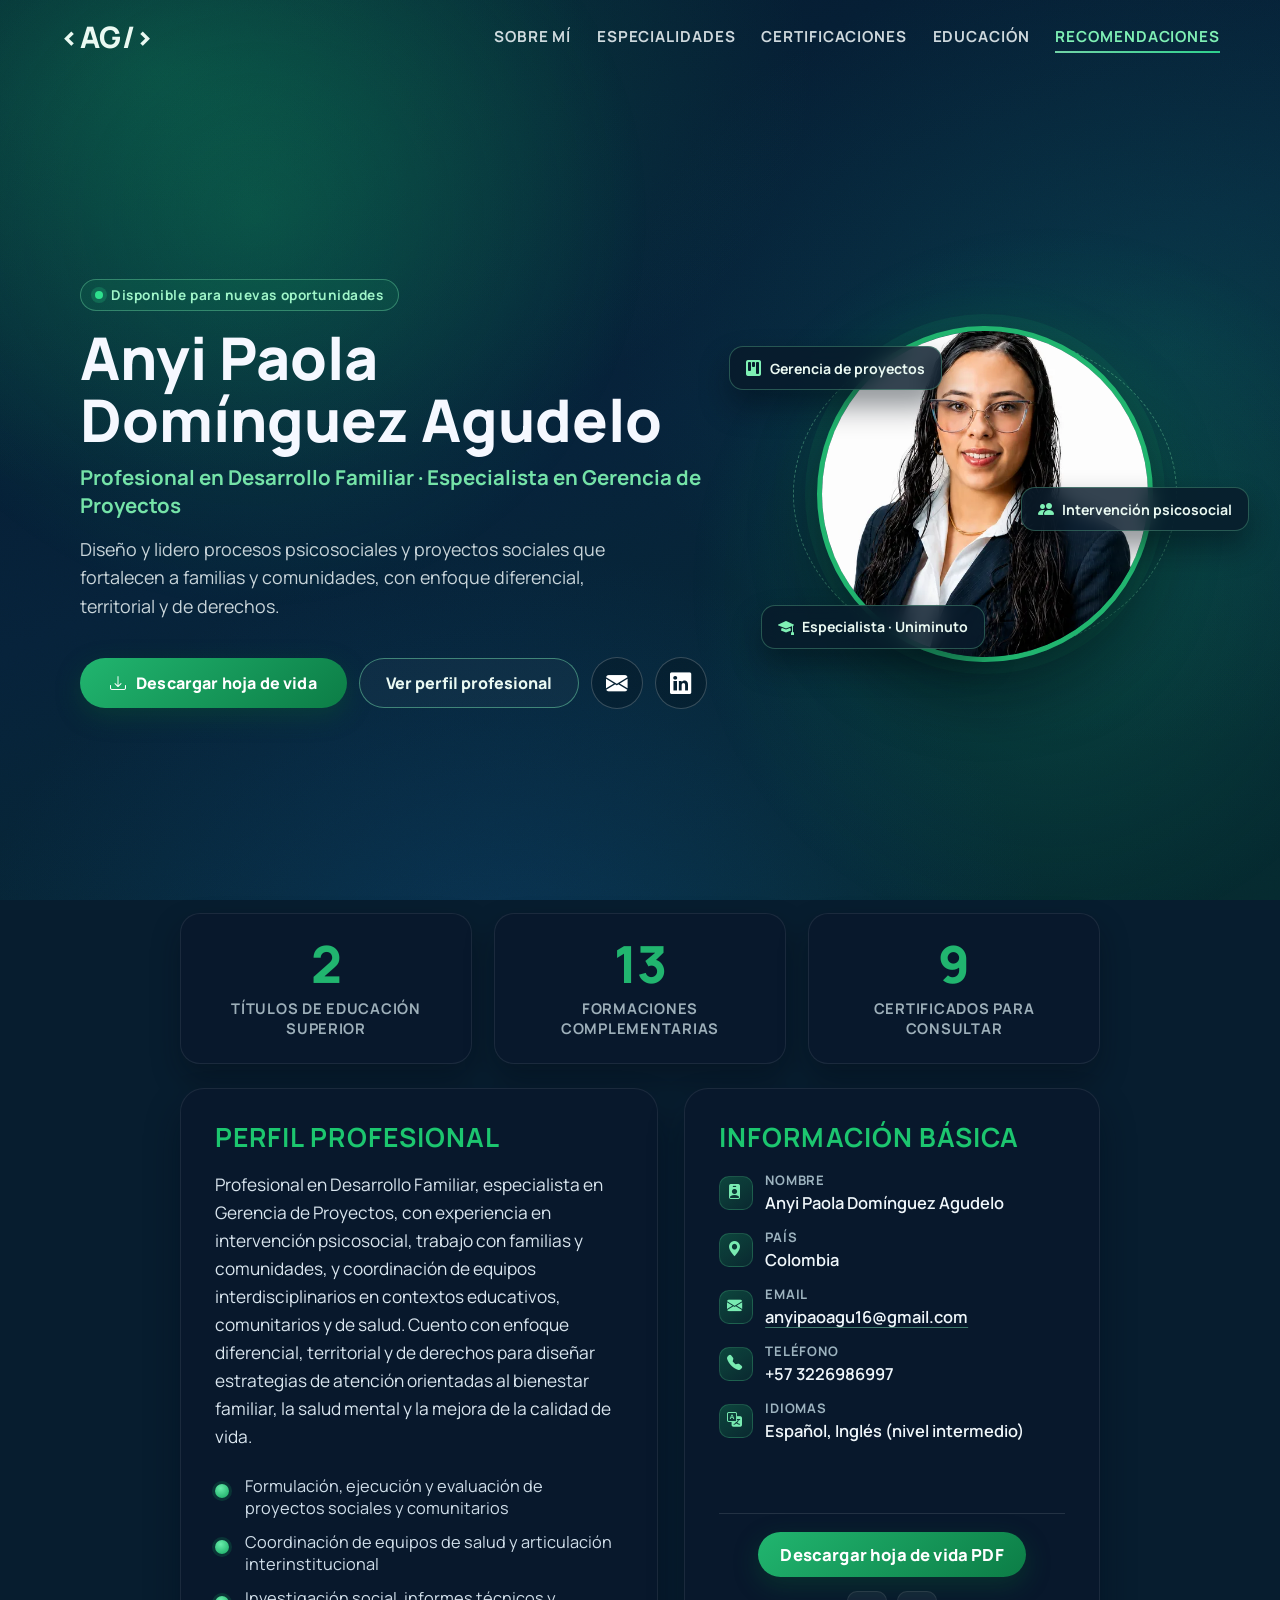
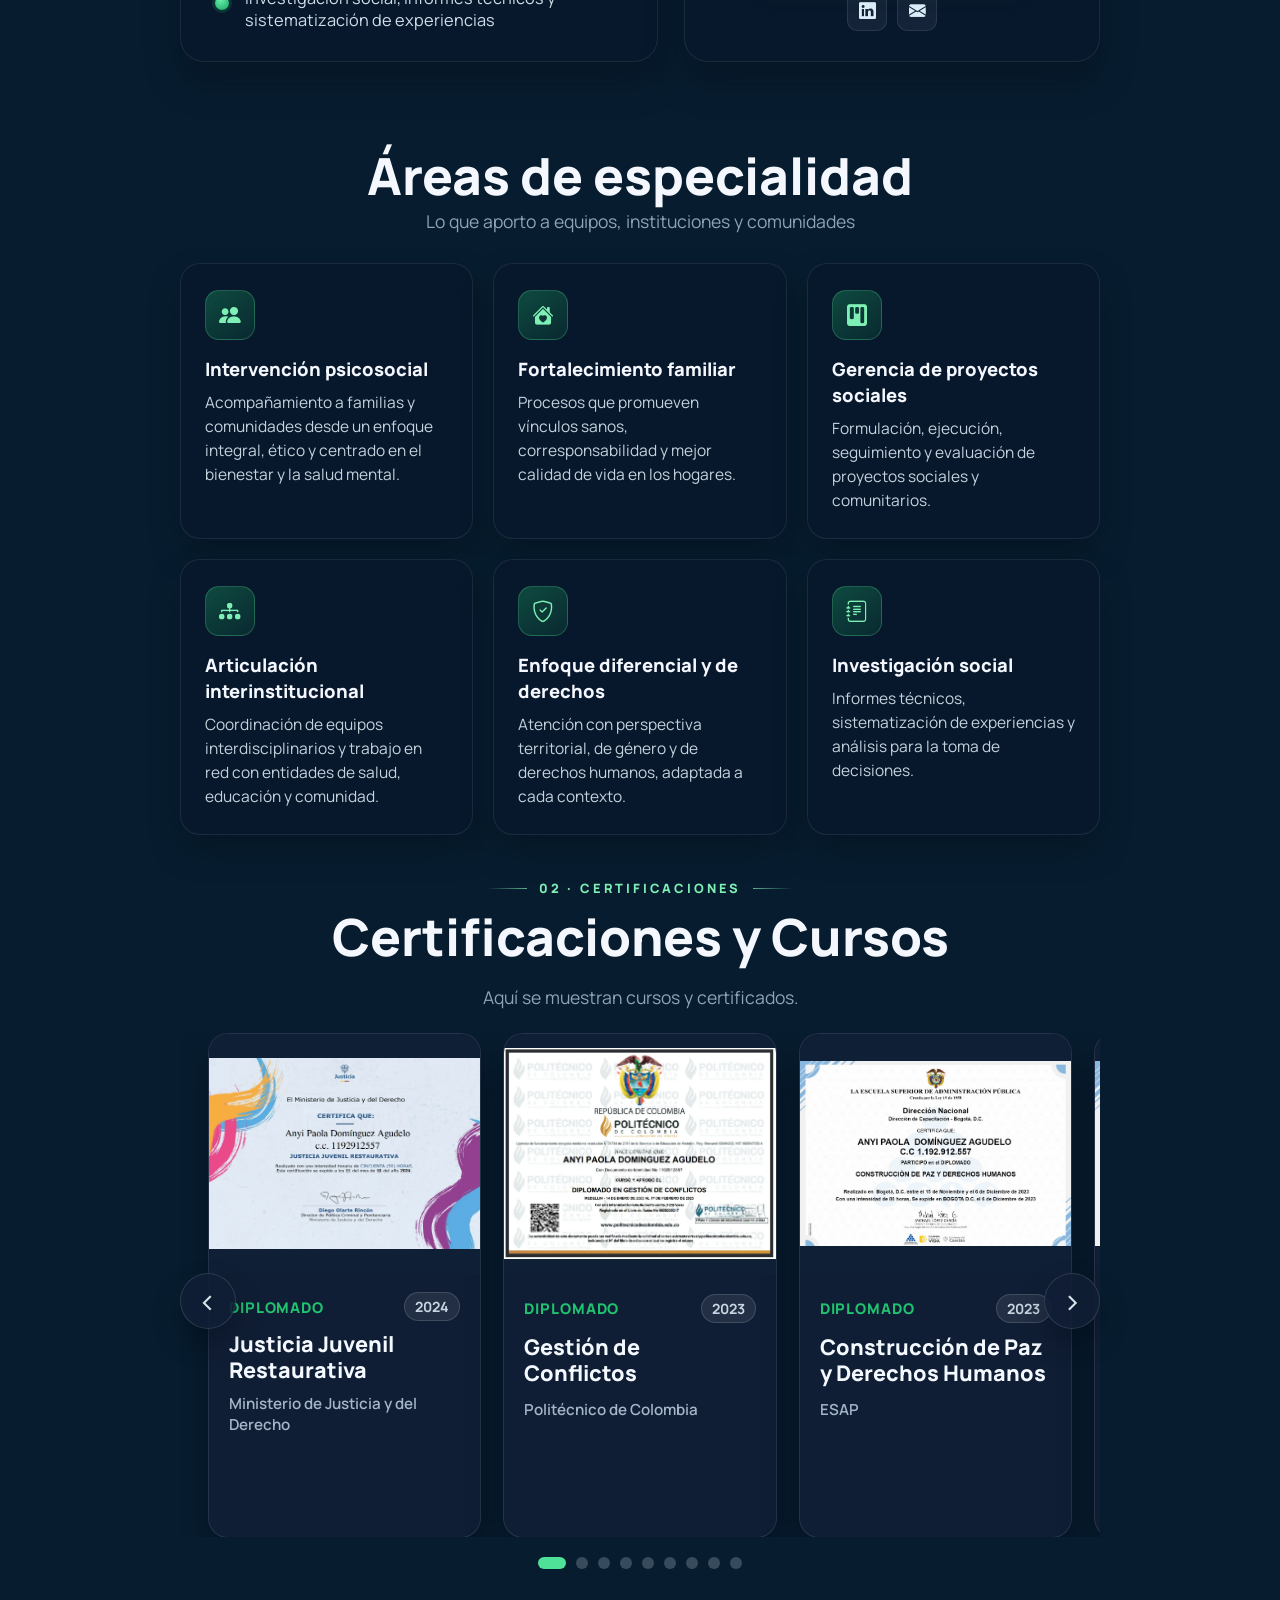
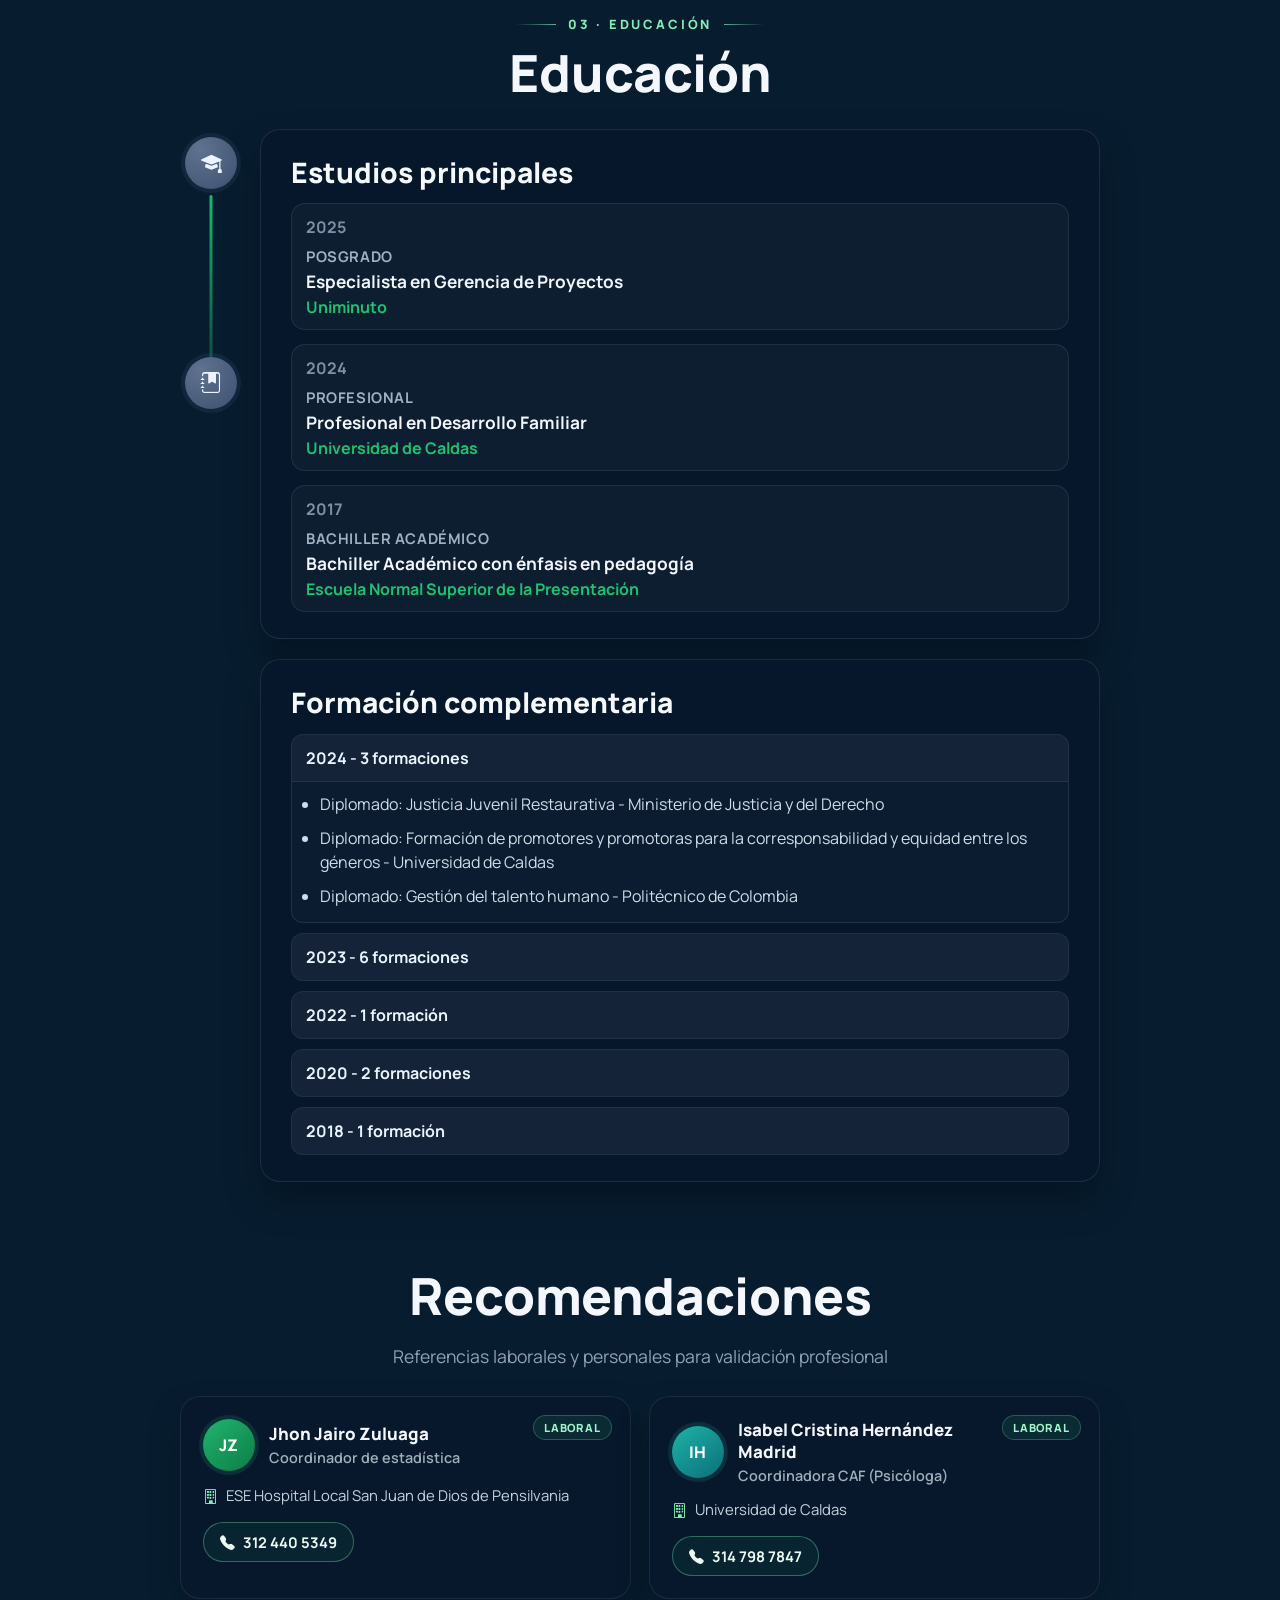
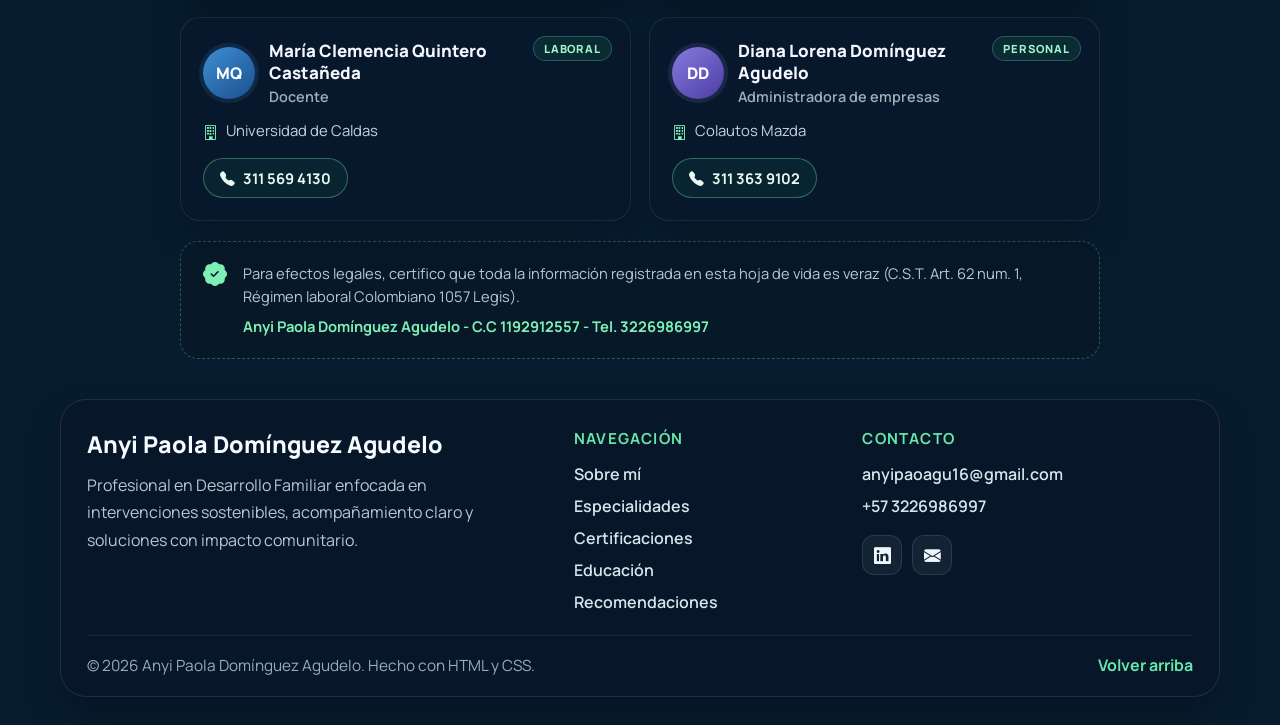
<file: index.html>
<!DOCTYPE html>
<html lang="es">
<head>
	<meta charset="UTF-8">
	<meta name="viewport" content="width=device-width, initial-scale=1.0">
	<title>Anyi Paola Domínguez Agudelo | Hoja de vida</title>
	<meta name="description" content="Hoja de vida de Anyi Paola Domínguez Agudelo, Profesional en Desarrollo Familiar y Especialista en Gerencia de Proyectos. Intervención psicosocial, trabajo con familias y comunidades, y gestión de proyectos sociales.">
	<meta name="author" content="Anyi Paola Domínguez Agudelo">
	<meta name="theme-color" content="#062038">
	<link rel="canonical" href="https://oskildo97.github.io/Hoja-de-vida-anyi.github.io/">
	<meta property="og:type" content="profile">
	<meta property="og:locale" content="es_CO">
	<meta property="og:site_name" content="Hoja de vida | Anyi Paola Domínguez Agudelo">
	<meta property="og:title" content="Anyi Paola Domínguez Agudelo | Hoja de vida">
	<meta property="og:description" content="Profesional en Desarrollo Familiar y Especialista en Gerencia de Proyectos. Intervención psicosocial, familias, comunidades y proyectos sociales.">
	<meta property="og:url" content="https://oskildo97.github.io/Hoja-de-vida-anyi.github.io/">
	<meta property="og:image" content="https://oskildo97.github.io/Hoja-de-vida-anyi.github.io/assets/images/og-image.jpg">
	<meta property="og:image:secure_url" content="https://oskildo97.github.io/Hoja-de-vida-anyi.github.io/assets/images/og-image.jpg">
	<meta property="og:image:type" content="image/jpeg">
	<meta property="og:image:width" content="1200">
	<meta property="og:image:height" content="630">
	<meta property="og:image:alt" content="Anyi Paola Domínguez Agudelo, Profesional en Desarrollo Familiar">
	<meta name="twitter:card" content="summary_large_image">
	<link rel="icon" href="favicon.svg" type="image/svg+xml">
	<link rel="apple-touch-icon" href="apple-touch-icon.png">
	<link rel="preconnect" href="https://fonts.googleapis.com">
	<link rel="preconnect" href="https://fonts.gstatic.com" crossorigin>
	<link href="https://fonts.googleapis.com/css2?family=Manrope:wght@400;500;600;700;800&display=swap" rel="stylesheet">
	<link rel="stylesheet" href="https://cdn.jsdelivr.net/npm/bootstrap-icons@1.11.3/font/bootstrap-icons.min.css">
	<link rel="stylesheet" href="styles.css?v=20261108">
</head>
<body>
	<div class="scroll-progress" aria-hidden="true"></div>

	<!-- SECCION: FONDO DECORATIVO -->
	<div class="page-bg"></div>
	<div class="page-overlay"></div>

	<!-- SECCION: ENCABEZADO PRINCIPAL -->
	<header class="site-header">
		<a class="brand" href="#inicio" aria-label="Inicio">
			<span class="brand-mark">&lt;AG/&gt;</span>
		</a>

		<nav class="top-nav" aria-label="Navegación principal">
			<a href="#sobre-mi">Sobre mí</a>
			<a href="#especialidades">Especialidades</a>
			<a href="#certificaciones">Certificaciones</a>
			<a href="#educacion">Educación</a>
			<a href="#recomendaciones">Recomendaciones</a>
		</nav>
	</header>

	<!-- SECCION: CONTENIDO PRINCIPAL -->
	<main id="inicio">
		<!-- SECCION: PORTADA / HERO -->
		<section class="hero">
			<div class="hero-text">
				<p class="hero-kicker">Disponible para nuevas oportunidades</p>
				<h1><span class="h1-line">Anyi Paola</span> <span class="h1-line">Domínguez Agudelo</span></h1>
				<p class="job-title">Profesional en Desarrollo Familiar · Especialista en Gerencia de Proyectos</p>
				<p class="tagline">Diseño y lidero procesos psicosociales y proyectos sociales que fortalecen a familias y comunidades, con enfoque diferencial, territorial y de derechos.</p>

				<div class="hero-actions">
					<a class="btn-download" href="assets/images/docs/hoja-de-vida-anyi.pdf" download="Hoja-de-Vida-Anyi-Paola-Dominguez.pdf"><i class="bi bi-download" aria-hidden="true"></i> Descargar hoja de vida</a>
					<a class="btn-outline" href="perfil-profesional.html">Ver perfil profesional</a>
					<a class="btn-social" href="mailto:anyipaoagu16@gmail.com?subject=Contacto%20desde%20tu%20hoja%20de%20vida%20%E2%80%93%20Anyi%20Paola%20Dom%C3%ADnguez&amp;body=Hola%20Anyi%3A%0D%0A%0D%0AVi%20tu%20hoja%20de%20vida%20y%20me%20gustar%C3%ADa%20contactarte%20sobre%20la%20siguiente%20oportunidad%3A%0D%0A%0D%0ACargo%3A%0D%0AEntidad%3A%0D%0ATel%C3%A9fono%20de%20contacto%3A%0D%0A%0D%0ASaludos%2C%0D%0A" aria-label="Email"><i class="bi bi-envelope-fill" aria-hidden="true"></i></a>
					<a class="btn-social" href="https://www.linkedin.com/in/anyi-paola-domínguez-agudelo-2b6349274?utm_source=share_via&utm_content=profile&utm_medium=member_android" target="_blank" rel="noopener noreferrer" aria-label="LinkedIn"><i class="bi bi-linkedin" aria-hidden="true"></i></a>
				</div>
			</div>

			<div class="hero-visual">
				<div class="hero-photo">
					<img
						class="profile-image"
						src="assets/images/perfil.webp"
						width="560" height="710"
						fetchpriority="high"
						alt="Foto de perfil de Anyi Paola Domínguez Agudelo">
				</div>
				<span class="hero-badge hero-badge-1"><i class="bi bi-kanban-fill" aria-hidden="true"></i> Gerencia de proyectos</span>
				<span class="hero-badge hero-badge-2"><i class="bi bi-people-fill" aria-hidden="true"></i> Intervención psicosocial</span>
				<span class="hero-badge hero-badge-3"><i class="bi bi-mortarboard-fill" aria-hidden="true"></i> Especialista · Uniminuto</span>
			</div>
		</section>

		<!-- SECCION: SOBRE MI -->
		<section id="sobre-mi" class="about-section" aria-label="Sección sobre mí">
			<div class="about-stats">
				<article class="stat-card">
					<h3>2</h3>
					<p>Títulos de educación superior</p>
				</article>
				<article class="stat-card">
					<h3>13</h3>
					<p>Formaciones complementarias</p>
				</article>
				<article class="stat-card">
					<h3>9</h3>
					<p>Certificados para consultar</p>
				</article>
			</div>

			<div class="about-grid">
				<article class="about-card who-card">
					<h2>Perfil profesional</h2>
					<p>
						Profesional en Desarrollo Familiar, especialista en Gerencia de Proyectos,
						con experiencia en intervención psicosocial, trabajo con familias y comunidades, y coordinación
						de equipos interdisciplinarios en contextos educativos, comunitarios y de salud. Cuento con
						enfoque diferencial, territorial y de derechos para diseñar estrategias de atención orientadas al
						bienestar familiar, la salud mental y la mejora de la calidad de vida.
					</p>

					<ul class="about-highlights">
						<li>Formulación, ejecución y evaluación de proyectos sociales y comunitarios</li>
						<li>Coordinación de equipos de salud y articulación interinstitucional</li>
						<li>Investigación social, informes técnicos y sistematización de experiencias</li>
					</ul>
				</article>

				<article class="about-card info-card">
					<h2>Información básica</h2>
					<ul class="info-list">
						<li><i class="bi bi-person-badge-fill info-icon" aria-hidden="true"></i><span>Nombre</span><strong>Anyi Paola Domínguez Agudelo</strong></li>
						<li><i class="bi bi-geo-alt-fill info-icon" aria-hidden="true"></i><span>País</span><strong>Colombia</strong></li>
						<li><i class="bi bi-envelope-fill info-icon" aria-hidden="true"></i><span>Email</span><strong><a class="info-link" href="mailto:anyipaoagu16@gmail.com?subject=Contacto%20desde%20tu%20hoja%20de%20vida%20%E2%80%93%20Anyi%20Paola%20Dom%C3%ADnguez&amp;body=Hola%20Anyi%3A%0D%0A%0D%0AVi%20tu%20hoja%20de%20vida%20y%20me%20gustar%C3%ADa%20contactarte%20sobre%20la%20siguiente%20oportunidad%3A%0D%0A%0D%0ACargo%3A%0D%0AEntidad%3A%0D%0ATel%C3%A9fono%20de%20contacto%3A%0D%0A%0D%0ASaludos%2C%0D%0A">anyipaoagu16@gmail.com</a></strong></li>
						<li><i class="bi bi-telephone-fill info-icon" aria-hidden="true"></i><span>Teléfono</span><strong>+57 3226986997</strong></li>
						<li><i class="bi bi-translate info-icon" aria-hidden="true"></i><span>Idiomas</span><strong>Español, Inglés (nivel intermedio)</strong></li>
					</ul>

					<div class="info-footer">
						<a class="btn-download compact" href="assets/images/docs/hoja-de-vida-anyi.pdf" download="Hoja-de-Vida-Anyi-Paola-Dominguez.pdf" aria-label="Descargar hoja de vida en PDF">Descargar hoja de vida PDF</a>
						<div class="info-socials" aria-label="Redes sociales">
							<a href="https://www.linkedin.com/in/anyi-paola-domínguez-agudelo-2b6349274?utm_source=share_via&utm_content=profile&utm_medium=member_android" target="_blank" rel="noopener noreferrer" aria-label="LinkedIn"><i class="bi bi-linkedin" aria-hidden="true"></i></a>
							<a href="mailto:anyipaoagu16@gmail.com?subject=Contacto%20desde%20tu%20hoja%20de%20vida%20%E2%80%93%20Anyi%20Paola%20Dom%C3%ADnguez&amp;body=Hola%20Anyi%3A%0D%0A%0D%0AVi%20tu%20hoja%20de%20vida%20y%20me%20gustar%C3%ADa%20contactarte%20sobre%20la%20siguiente%20oportunidad%3A%0D%0A%0D%0ACargo%3A%0D%0AEntidad%3A%0D%0ATel%C3%A9fono%20de%20contacto%3A%0D%0A%0D%0ASaludos%2C%0D%0A" aria-label="Email"><i class="bi bi-envelope-fill" aria-hidden="true"></i></a>
						</div>
					</div>
				</article>
			</div>
		</section>

		<!-- SECCION: AREAS DE ESPECIALIDAD -->
		<section id="especialidades" class="skills-section" aria-label="Sección áreas de especialidad">
			<p class="section-eyebrow">01 · Especialidades</p>
			<h2 class="section-title">Áreas de especialidad</h2>
			<p class="section-subtitle">Lo que aporto a equipos, instituciones y comunidades</p>

			<div class="skills-grid">
				<article class="skill-card">
					<span class="skill-icon"><i class="bi bi-people-fill" aria-hidden="true"></i></span>
					<h3>Intervención psicosocial</h3>
					<p>Acompañamiento a familias y comunidades desde un enfoque integral, ético y centrado en el bienestar y la salud mental.</p>
				</article>
				<article class="skill-card">
					<span class="skill-icon"><i class="bi bi-house-heart-fill" aria-hidden="true"></i></span>
					<h3>Fortalecimiento familiar</h3>
					<p>Procesos que promueven vínculos sanos, corresponsabilidad y mejor calidad de vida en los hogares.</p>
				</article>
				<article class="skill-card">
					<span class="skill-icon"><i class="bi bi-kanban-fill" aria-hidden="true"></i></span>
					<h3>Gerencia de proyectos sociales</h3>
					<p>Formulación, ejecución, seguimiento y evaluación de proyectos sociales y comunitarios.</p>
				</article>
				<article class="skill-card">
					<span class="skill-icon"><i class="bi bi-diagram-3-fill" aria-hidden="true"></i></span>
					<h3>Articulación interinstitucional</h3>
					<p>Coordinación de equipos interdisciplinarios y trabajo en red con entidades de salud, educación y comunidad.</p>
				</article>
				<article class="skill-card">
					<span class="skill-icon"><i class="bi bi-shield-check" aria-hidden="true"></i></span>
					<h3>Enfoque diferencial y de derechos</h3>
					<p>Atención con perspectiva territorial, de género y de derechos humanos, adaptada a cada contexto.</p>
				</article>
				<article class="skill-card">
					<span class="skill-icon"><i class="bi bi-journal-text" aria-hidden="true"></i></span>
					<h3>Investigación social</h3>
					<p>Informes técnicos, sistematización de experiencias y análisis para la toma de decisiones.</p>
				</article>
			</div>
		</section>

		<!-- SECCION: EXPERIENCIA
		<section id="experiencia" class="experience-section" aria-label="Seccion experiencia laboral">
			<h2 class="section-title">Experiencia Laboral</h2>

			<div class="experience-shell">
				<div class="experience-rail" aria-hidden="true">
					<div class="rail-dot">BK</div>
				</div>

				<div class="experience-card">
					<header class="experience-company">
						<h3>Banco Davivienda</h3>
						<p>5 anos 1 mes</p>
					</header>

					<article class="experience-role">
						<div class="role-head">
							<h4>Especialista I - Arquitecturas Agiles</h4>
							<span>Abr 2025 - Presente - 1 ano</span>
						</div>
						<p>
							Liderazgo integral (tecnico y de negocio) de equipos agiles para evolucionar el canal digital
							principal del banco. Definicion y ejecucion de soluciones distribuidas en AWS con building
							blocks reutilizables (APIs REST/GraphQL, cache en Redis y microservicios en Spring Boot con Kotlin).
						</p>
						<ul class="tech-list" aria-label="Tecnologias usadas en este cargo">
							<li>Angular</li>
							<li>React Native</li>
							<li>Spring Boot</li>
							<li>Kotlin</li>
							<li>AWS</li>
							<li>Redis</li>
							<li>GraphQL</li>
							<li>Jira</li>
						</ul>
					</article>

					<article class="experience-role">
						<div class="role-head">
							<h4>Profesional III - Arquitecturas Agiles</h4>
							<span>May 2023 - Abr 2025 - 2 anos</span>
						</div>
						<p>
							Liderazgo de equipos agiles para implementacion de software concurrente sobre AWS. Arquitecturas
							de microservicios y microfrontends con Angular, Quarkus y NestJS. Gestion de proyectos con Jira
							bajo Scrum.
						</p>
						<ul class="tech-list" aria-label="Tecnologias usadas en este cargo">
							<li>Angular</li>
							<li>NestJS</li>
							<li>Quarkus</li>
							<li>AWS</li>
							<li>Jira</li>
							<li>Scrum</li>
						</ul>
					</article>
				</div>
			</div>
		</section> -->

		<!-- SECCION: CERTIFICACIONES -->
		<section id="certificaciones" class="certifications-section" aria-label="Sección certificaciones">
			<p class="section-eyebrow">02 · Certificaciones</p>
			<h2 class="section-title">Certificaciones y Cursos</h2>
			<p class="section-subtitle">Aquí se muestran cursos y certificados.</p>

			<div class="carousel certifications-carousel">
				<input class="carousel-toggle" type="radio" name="certifications-carousel" id="certifications-slide-1" checked>
				<input class="carousel-toggle" type="radio" name="certifications-carousel" id="certifications-slide-2">
				<input class="carousel-toggle" type="radio" name="certifications-carousel" id="certifications-slide-3">
				<input class="carousel-toggle" type="radio" name="certifications-carousel" id="certifications-slide-4">
				<input class="carousel-toggle" type="radio" name="certifications-carousel" id="certifications-slide-5">
				<input class="carousel-toggle" type="radio" name="certifications-carousel" id="certifications-slide-6">
				<input class="carousel-toggle" type="radio" name="certifications-carousel" id="certifications-slide-7">
				<input class="carousel-toggle" type="radio" name="certifications-carousel" id="certifications-slide-8">
				<input class="carousel-toggle" type="radio" name="certifications-carousel" id="certifications-slide-9">

				<div class="carousel-stage">
					<div class="carousel-track">
						<article class="certificate-card carousel-card">
							<div class="certificate-preview">
								<a class="certificate-zoom" href="#cert-modal-1" aria-label="Ver certificado Justicia Juvenil Restaurativa en grande">
									<img src="assets/images/certificado3.webp" width="1196" height="838" loading="lazy" decoding="async" alt="Certificado Justicia Juvenil Restaurativa - Ministerio de Justicia y del Derecho">
								</a>
							</div>
							<div class="certificate-body">
								<div class="certificate-meta">
									<p class="certificate-platform">Diplomado</p>
									<p class="certificate-year">2024</p>
								</div>
								<h3 class="certificate-title">Justicia Juvenil Restaurativa</h3>
								<p class="certificate-issuer">Ministerio de Justicia y del Derecho</p>
							</div>
						</article>

						<article class="certificate-card carousel-card">
							<div class="certificate-preview">
								<a class="certificate-zoom" href="#cert-modal-2" aria-label="Ver certificado Gestión de Conflictos en grande">
									<img src="assets/images/diplomado3.webp" width="1099" height="853" loading="lazy" decoding="async" alt="Certificado Gestión de Conflictos - Politécnico de Colombia">
								</a>
							</div>
							<div class="certificate-body">
								<div class="certificate-meta">
									<p class="certificate-platform">Diplomado</p>
									<p class="certificate-year">2023</p>
								</div>
								<h3 class="certificate-title">Gestión de Conflictos</h3>
								<p class="certificate-issuer">Politécnico de Colombia</p>
							</div>
						</article>

						<article class="certificate-card carousel-card">
							<div class="certificate-preview">
								<a class="certificate-zoom" href="#cert-modal-3" aria-label="Ver certificado Construcción de Paz y Derechos Humanos en grande">
									<img src="assets/images/diplomado1.webp" width="1322" height="905" loading="lazy" decoding="async" alt="Certificado Construcción de Paz y Derechos Humanos - ESAP">
								</a>
							</div>
							<div class="certificate-body">
								<div class="certificate-meta">
									<p class="certificate-platform">Diplomado</p>
									<p class="certificate-year">2023</p>
								</div>
								<h3 class="certificate-title">Construcción de Paz y Derechos Humanos</h3>
								<p class="certificate-issuer">ESAP</p>
							</div>
						</article>

						<article class="certificate-card carousel-card">
							<div class="certificate-preview">
								<a class="certificate-zoom" href="#cert-modal-4" aria-label="Ver certificado Formulación de Proyectos de Desarrollo en grande">
									<img src="assets/images/diplomado2.webp" width="1363" height="934" loading="lazy" decoding="async" alt="Certificado Formulación de Proyectos de Desarrollo - ESAP">
								</a>
							</div>
							<div class="certificate-body">
								<div class="certificate-meta">
									<p class="certificate-platform">Curso</p>
									<p class="certificate-year">2023</p>
								</div>
								<h3 class="certificate-title">Formulación de Proyectos de Desarrollo</h3>
								<p class="certificate-issuer">ESAP</p>
							</div>
						</article>

						<article class="certificate-card carousel-card">
							<div class="certificate-preview">
								<a class="certificate-zoom" href="#cert-modal-5" aria-label="Ver certificado Me Cuido Activo en grande">
									<img src="assets/images/certificado1.webp" width="803" height="859" loading="lazy" decoding="async" alt="Certificado Me Cuido Activo - Universidad Autónoma de Manizales">
								</a>
							</div>
							<div class="certificate-body">
								<div class="certificate-meta">
									<p class="certificate-platform">Curso</p>
									<p class="certificate-year">2023</p>
								</div>
								<h3 class="certificate-title">Me Cuido Activo</h3>
								<p class="certificate-issuer">Universidad Autónoma de Manizales</p>
							</div>
						</article>

						<article class="certificate-card carousel-card">
							<div class="certificate-preview">
								<a class="certificate-zoom" href="#cert-modal-6" aria-label="Ver certificado VIII Cátedra Itinerante Bonaventuriana: Infancias, Desarrollo Humano y Contextos en grande">
									<img src="assets/images/certificado5.webp" width="1271" height="917" loading="lazy" decoding="async" alt="Certificado VIII Cátedra Itinerante Bonaventuriana: Infancias, Desarrollo Humano y Contextos - Universidad de San Buenaventura Cali">
								</a>
							</div>
							<div class="certificate-body">
								<div class="certificate-meta">
									<p class="certificate-platform">Cátedra</p>
									<p class="certificate-year">2023</p>
								</div>
								<h3 class="certificate-title">VIII Cátedra Itinerante Bonaventuriana: Infancias, Desarrollo Humano y Contextos</h3>
								<p class="certificate-issuer">Universidad de San Buenaventura Cali</p>
							</div>
						</article>

						<article class="certificate-card carousel-card">
							<div class="certificate-preview">
								<a class="certificate-zoom" href="#cert-modal-7" aria-label="Ver certificado XII Foro Regional sobre Familia: Retos y Perspectivas en grande">
									<img src="assets/images/certificado4.webp" width="1075" height="864" loading="lazy" decoding="async" alt="Certificado XII Foro Regional sobre Familia: Retos y Perspectivas - Universidad de Caldas">
								</a>
							</div>
							<div class="certificate-body">
								<div class="certificate-meta">
									<p class="certificate-platform">Foro</p>
									<p class="certificate-year">2022</p>
								</div>
								<h3 class="certificate-title">XII Foro Regional sobre Familia: Retos y Perspectivas</h3>
								<p class="certificate-issuer">Universidad de Caldas</p>
							</div>
						</article>

						<article class="certificate-card carousel-card">
							<div class="certificate-preview">
								<a class="certificate-zoom" href="#cert-modal-8" aria-label="Ver certificado Gestión Integral del Servicio al Ciudadano en grande">
									<img src="assets/images/certificado2.webp" width="1183" height="830" loading="lazy" decoding="async" alt="Certificado Gestión Integral del Servicio al Ciudadano - ESAP">
								</a>
							</div>
							<div class="certificate-body">
								<div class="certificate-meta">
									<p class="certificate-platform">Curso</p>
									<p class="certificate-year">2020</p>
								</div>
								<h3 class="certificate-title">Gestión Integral del Servicio al Ciudadano</h3>
								<p class="certificate-issuer">ESAP</p>
							</div>
						</article>

						<article class="certificate-card carousel-card">
							<div class="certificate-preview">
								<a class="certificate-zoom" href="#cert-modal-9" aria-label="Ver certificado Habilidades para la Vida en grande">
									<img src="assets/images/certificado.webp" width="1343" height="920" loading="lazy" decoding="async" alt="Certificado Habilidades para la Vida - Prosperidad Social">
								</a>
							</div>
							<div class="certificate-body">
								<div class="certificate-meta">
									<p class="certificate-platform">Módulo en línea</p>
									<p class="certificate-year">2020</p>
								</div>
								<h3 class="certificate-title">Habilidades para la Vida</h3>
								<p class="certificate-issuer">Prosperidad Social</p>
							</div>
						</article>
					</div>
				</div>

				<div class="carousel-arrows" aria-label="Controles del carrusel de certificaciones">
					<div class="arrow-set arrow-set-1">
						<label for="certifications-slide-9" class="carousel-arrow" aria-label="Certificado anterior">&#8249;</label>
						<label for="certifications-slide-2" class="carousel-arrow" aria-label="Certificado siguiente">&#8250;</label>
					</div>
					<div class="arrow-set arrow-set-2">
						<label for="certifications-slide-1" class="carousel-arrow" aria-label="Certificado anterior">&#8249;</label>
						<label for="certifications-slide-3" class="carousel-arrow" aria-label="Certificado siguiente">&#8250;</label>
					</div>
					<div class="arrow-set arrow-set-3">
						<label for="certifications-slide-2" class="carousel-arrow" aria-label="Certificado anterior">&#8249;</label>
						<label for="certifications-slide-4" class="carousel-arrow" aria-label="Certificado siguiente">&#8250;</label>
					</div>
					<div class="arrow-set arrow-set-4">
						<label for="certifications-slide-3" class="carousel-arrow" aria-label="Certificado anterior">&#8249;</label>
						<label for="certifications-slide-5" class="carousel-arrow" aria-label="Certificado siguiente">&#8250;</label>
					</div>
					<div class="arrow-set arrow-set-5">
						<label for="certifications-slide-4" class="carousel-arrow" aria-label="Certificado anterior">&#8249;</label>
						<label for="certifications-slide-6" class="carousel-arrow" aria-label="Certificado siguiente">&#8250;</label>
					</div>
					<div class="arrow-set arrow-set-6">
						<label for="certifications-slide-5" class="carousel-arrow" aria-label="Certificado anterior">&#8249;</label>
						<label for="certifications-slide-7" class="carousel-arrow" aria-label="Certificado siguiente">&#8250;</label>
					</div>
					<div class="arrow-set arrow-set-7">
						<label for="certifications-slide-6" class="carousel-arrow" aria-label="Certificado anterior">&#8249;</label>
						<label for="certifications-slide-8" class="carousel-arrow" aria-label="Certificado siguiente">&#8250;</label>
					</div>
					<div class="arrow-set arrow-set-8">
						<label for="certifications-slide-7" class="carousel-arrow" aria-label="Certificado anterior">&#8249;</label>
						<label for="certifications-slide-9" class="carousel-arrow" aria-label="Certificado siguiente">&#8250;</label>
					</div>
					<div class="arrow-set arrow-set-9">
						<label for="certifications-slide-8" class="carousel-arrow" aria-label="Certificado anterior">&#8249;</label>
						<label for="certifications-slide-1" class="carousel-arrow" aria-label="Certificado siguiente">&#8250;</label>
					</div>
				</div>

				<div class="carousel-dots" aria-label="Paginación del carrusel de certificaciones">
					<label for="certifications-slide-1" class="carousel-dot"><span class="sr-only">Certificado 1</span></label>
					<label for="certifications-slide-2" class="carousel-dot"><span class="sr-only">Certificado 2</span></label>
					<label for="certifications-slide-3" class="carousel-dot"><span class="sr-only">Certificado 3</span></label>
					<label for="certifications-slide-4" class="carousel-dot"><span class="sr-only">Certificado 4</span></label>
					<label for="certifications-slide-5" class="carousel-dot"><span class="sr-only">Certificado 5</span></label>
					<label for="certifications-slide-6" class="carousel-dot"><span class="sr-only">Certificado 6</span></label>
					<label for="certifications-slide-7" class="carousel-dot"><span class="sr-only">Certificado 7</span></label>
					<label for="certifications-slide-8" class="carousel-dot"><span class="sr-only">Certificado 8</span></label>
					<label for="certifications-slide-9" class="carousel-dot"><span class="sr-only">Certificado 9</span></label>
				</div>
			</div>

			<div class="certificate-modals" aria-hidden="true">
				<aside id="cert-modal-1" class="cert-modal">
					<a href="#certificaciones" class="cert-modal-backdrop" aria-label="Cerrar vista ampliada"></a>
					<div class="cert-modal-content">
						<a href="#certificaciones" class="cert-modal-close" aria-label="Cerrar">&times;</a>
						<img src="assets/images/certificado3.webp" width="1196" height="838" loading="lazy" decoding="async" alt="Certificado Justicia Juvenil Restaurativa ampliado">
					</div>
				</aside>

				<aside id="cert-modal-2" class="cert-modal">
					<a href="#certificaciones" class="cert-modal-backdrop" aria-label="Cerrar vista ampliada"></a>
					<div class="cert-modal-content">
						<a href="#certificaciones" class="cert-modal-close" aria-label="Cerrar">&times;</a>
						<img src="assets/images/diplomado3.webp" width="1099" height="853" loading="lazy" decoding="async" alt="Certificado Gestión de Conflictos ampliado">
					</div>
				</aside>

				<aside id="cert-modal-3" class="cert-modal">
					<a href="#certificaciones" class="cert-modal-backdrop" aria-label="Cerrar vista ampliada"></a>
					<div class="cert-modal-content">
						<a href="#certificaciones" class="cert-modal-close" aria-label="Cerrar">&times;</a>
						<img src="assets/images/diplomado1.webp" width="1322" height="905" loading="lazy" decoding="async" alt="Certificado Construcción de Paz y Derechos Humanos ampliado">
					</div>
				</aside>

				<aside id="cert-modal-4" class="cert-modal">
					<a href="#certificaciones" class="cert-modal-backdrop" aria-label="Cerrar vista ampliada"></a>
					<div class="cert-modal-content">
						<a href="#certificaciones" class="cert-modal-close" aria-label="Cerrar">&times;</a>
						<img src="assets/images/diplomado2.webp" width="1363" height="934" loading="lazy" decoding="async" alt="Certificado Formulación de Proyectos de Desarrollo ampliado">
					</div>
				</aside>

				<aside id="cert-modal-5" class="cert-modal">
					<a href="#certificaciones" class="cert-modal-backdrop" aria-label="Cerrar vista ampliada"></a>
					<div class="cert-modal-content">
						<a href="#certificaciones" class="cert-modal-close" aria-label="Cerrar">&times;</a>
						<img src="assets/images/certificado1.webp" width="803" height="859" loading="lazy" decoding="async" alt="Certificado Me Cuido Activo ampliado">
					</div>
				</aside>

				<aside id="cert-modal-6" class="cert-modal">
					<a href="#certificaciones" class="cert-modal-backdrop" aria-label="Cerrar vista ampliada"></a>
					<div class="cert-modal-content">
						<a href="#certificaciones" class="cert-modal-close" aria-label="Cerrar">&times;</a>
						<img src="assets/images/certificado5.webp" width="1271" height="917" loading="lazy" decoding="async" alt="Certificado VIII Cátedra Itinerante Bonaventuriana: Infancias, Desarrollo Humano y Contextos ampliado">
					</div>
				</aside>

				<aside id="cert-modal-7" class="cert-modal">
					<a href="#certificaciones" class="cert-modal-backdrop" aria-label="Cerrar vista ampliada"></a>
					<div class="cert-modal-content">
						<a href="#certificaciones" class="cert-modal-close" aria-label="Cerrar">&times;</a>
						<img src="assets/images/certificado4.webp" width="1075" height="864" loading="lazy" decoding="async" alt="Certificado XII Foro Regional sobre Familia: Retos y Perspectivas ampliado">
					</div>
				</aside>

				<aside id="cert-modal-8" class="cert-modal">
					<a href="#certificaciones" class="cert-modal-backdrop" aria-label="Cerrar vista ampliada"></a>
					<div class="cert-modal-content">
						<a href="#certificaciones" class="cert-modal-close" aria-label="Cerrar">&times;</a>
						<img src="assets/images/certificado2.webp" width="1183" height="830" loading="lazy" decoding="async" alt="Certificado Gestión Integral del Servicio al Ciudadano ampliado">
					</div>
				</aside>

				<aside id="cert-modal-9" class="cert-modal">
					<a href="#certificaciones" class="cert-modal-backdrop" aria-label="Cerrar vista ampliada"></a>
					<div class="cert-modal-content">
						<a href="#certificaciones" class="cert-modal-close" aria-label="Cerrar">&times;</a>
						<img src="assets/images/certificado.webp" width="1343" height="920" loading="lazy" decoding="async" alt="Certificado Habilidades para la Vida ampliado">
					</div>
				</aside>
			</div>
		</section>

		<!-- SECCION: EDUCACION -->
		<section id="educacion" class="education-section" aria-label="Sección educación">
			<p class="section-eyebrow">03 · Educación</p>
			<h2 class="section-title">Educación</h2>

			<div class="education-shell">
				<div class="education-rail" aria-hidden="true">
					<div class="edu-dot" title="Estudios principales"><i class="bi bi-mortarboard-fill"></i></div>
					<div class="edu-dot" title="Formación complementaria"><i class="bi bi-journal-bookmark-fill"></i></div>
				</div>

				<div class="education-list">
					<article class="education-card">
						<h3>Estudios principales</h3>
						<ul class="edu-main-list" aria-label="Estudios principales">
							<li>
								<p class="edu-years">2025</p>
								<p class="edu-level">Posgrado</p>
								<p class="edu-title">Especialista en Gerencia de Proyectos</p>
								<p class="edu-institution">Uniminuto</p>
							</li>
							<li>
								<p class="edu-years">2024</p>
								<p class="edu-level">Profesional</p>
								<p class="edu-title">Profesional en Desarrollo Familiar</p>
								<p class="edu-institution">Universidad de Caldas</p>
							</li>
							<li>
								<p class="edu-years">2017</p>
								<p class="edu-level">Bachiller académico</p>
								<p class="edu-title">Bachiller Académico con énfasis en pedagogía</p>
								<p class="edu-institution">Escuela Normal Superior de la Presentación</p>
							</li>
						</ul>
					</article>

					<article class="education-card">
						<h3>Formación complementaria</h3>
						<div class="edu-accordion" aria-label="Formación complementaria por año">
							<details class="edu-group" open>
								<summary>2024 - 3 formaciones</summary>
								<ul>
									<li>Diplomado: Justicia Juvenil Restaurativa - Ministerio de Justicia y del Derecho</li>
									<li>Diplomado: Formación de promotores y promotoras para la corresponsabilidad y equidad entre los géneros - Universidad de Caldas</li>
									<li>Diplomado: Gestión del talento humano - Politécnico de Colombia</li>
								</ul>
							</details>

							<details class="edu-group">
								<summary>2023 - 6 formaciones</summary>
								<ul>
									<li>Semillero de investigación: Semillero de Desarrollo Familiar - Universidad de Caldas</li>
									<li>Curso: Formulación de proyectos de desarrollo - ESAP</li>
									<li>Diplomado: Construcción de paz y derechos humanos - ESAP</li>
									<li>Curso: Me cuido activo - Universidad Autónoma de Manizales</li>
									<li>Diplomado: Gestión de conflictos - Politécnico de Colombia</li>
									<li>Cátedra: VIII Cátedra Itinerante Bonaventuriana: Infancias, Desarrollo Humano y Contextos - Universidad de San Buenaventura Cali</li>
								</ul>
							</details>

							<details class="edu-group">
								<summary>2022 - 1 formación</summary>
								<ul>
									<li>Asistente: XII Foro Regional sobre Familia (retos y perspectivas) - Vicerrectoría de Proyección, Universidad de Caldas</li>
								</ul>
							</details>

							<details class="edu-group">
								<summary>2020 - 2 formaciones</summary>
								<ul>
									<li>Curso: Gestión integral del servicio al ciudadano - ESAP</li>
									<li>Módulo en línea: Habilidades para la vida - Prosperidad Social</li>
								</ul>
							</details>

							<details class="edu-group">
								<summary>2018 - 1 formación</summary>
								<ul>
									<li>Curso: Organización de archivos - CINOC</li>
								</ul>
							</details>
						</div>
					</article>
				</div>
			</div>
		</section>

		<!-- SECCION: RECOMENDACIONES -->
		<section id="recomendaciones" class="refs-section" aria-label="Sección recomendaciones">
			<p class="section-eyebrow">04 · Recomendaciones</p>
			<h2 class="section-title">Recomendaciones</h2>
			<p class="section-subtitle">Referencias laborales y personales para validación profesional</p>

			<div class="refs-grid">
				<article class="ref-card">
					<span class="ref-tag">Laboral</span>
					<div class="ref-head">
						<span class="ref-avatar" aria-hidden="true">JZ</span>
						<div>
							<h4 class="ref-name">Jhon Jairo Zuluaga</h4>
							<p class="ref-role">Coordinador de estadística</p>
						</div>
					</div>
					<p class="ref-org"><i class="bi bi-building" aria-hidden="true"></i> ESE Hospital Local San Juan de Dios de Pensilvania</p>
					<a class="ref-call" href="tel:+573124405349" aria-label="Llamar a Jhon Jairo Zuluaga"><i class="bi bi-telephone-fill" aria-hidden="true"></i> 312 440 5349</a>
				</article>
				<article class="ref-card">
					<span class="ref-tag">Laboral</span>
					<div class="ref-head">
						<span class="ref-avatar" aria-hidden="true">IH</span>
						<div>
							<h4 class="ref-name">Isabel Cristina Hernández Madrid</h4>
							<p class="ref-role">Coordinadora CAF (Psicóloga)</p>
						</div>
					</div>
					<p class="ref-org"><i class="bi bi-building" aria-hidden="true"></i> Universidad de Caldas</p>
					<a class="ref-call" href="tel:+573147987847" aria-label="Llamar a Isabel Cristina Hernández Madrid"><i class="bi bi-telephone-fill" aria-hidden="true"></i> 314 798 7847</a>
				</article>
				<article class="ref-card">
					<span class="ref-tag">Laboral</span>
					<div class="ref-head">
						<span class="ref-avatar" aria-hidden="true">MQ</span>
						<div>
							<h4 class="ref-name">María Clemencia Quintero Castañeda</h4>
							<p class="ref-role">Docente</p>
						</div>
					</div>
					<p class="ref-org"><i class="bi bi-building" aria-hidden="true"></i> Universidad de Caldas</p>
					<a class="ref-call" href="tel:+573115694130" aria-label="Llamar a María Clemencia Quintero Castañeda"><i class="bi bi-telephone-fill" aria-hidden="true"></i> 311 569 4130</a>
				</article>
				<article class="ref-card">
					<span class="ref-tag">Personal</span>
					<div class="ref-head">
						<span class="ref-avatar" aria-hidden="true">DD</span>
						<div>
							<h4 class="ref-name">Diana Lorena Domínguez Agudelo</h4>
							<p class="ref-role">Administradora de empresas</p>
						</div>
					</div>
					<p class="ref-org"><i class="bi bi-building" aria-hidden="true"></i> Colautos Mazda</p>
					<a class="ref-call" href="tel:+573113639102" aria-label="Llamar a Diana Lorena Domínguez Agudelo"><i class="bi bi-telephone-fill" aria-hidden="true"></i> 311 363 9102</a>
				</article>
			</div>

			<aside class="ref-note" aria-label="Declaración legal">
				<span class="ref-note-icon" aria-hidden="true"><i class="bi bi-patch-check-fill"></i></span>
				<div>
					<p>Para efectos legales, certifico que toda la información registrada en esta hoja de vida es veraz (C.S.T. Art. 62 num. 1, Régimen laboral Colombiano 1057 Legis).</p>
					<p class="ref-note-sign">Anyi Paola Domínguez Agudelo - C.C 1192912557 - Tel. 3226986997</p>
				</div>
			</aside>
		</section>
	</main>

	<!-- SECCION: FOOTER -->
	<footer class="site-footer" aria-label="Pie de página">
		<div class="footer-grid">
			<div class="footer-brand-block">
				<a class="footer-brand" href="#inicio">Anyi Paola Domínguez Agudelo</a>
				<p>
					Profesional en Desarrollo Familiar enfocada en intervenciones sostenibles, acompañamiento claro y soluciones con impacto comunitario.
				</p>
			</div>

			<nav class="footer-links" aria-label="Enlaces rápidos del footer">
				<h3>Navegación</h3>
				<a href="#sobre-mi">Sobre mí</a>
				<a href="#especialidades">Especialidades</a>
				<a href="#certificaciones">Certificaciones</a>
				<a href="#educacion">Educación</a>
				<a href="#recomendaciones">Recomendaciones</a>
			</nav>

			<div class="footer-contact">
				<h3>Contacto</h3>
				<a href="mailto:anyipaoagu16@gmail.com?subject=Contacto%20desde%20tu%20hoja%20de%20vida%20%E2%80%93%20Anyi%20Paola%20Dom%C3%ADnguez&amp;body=Hola%20Anyi%3A%0D%0A%0D%0AVi%20tu%20hoja%20de%20vida%20y%20me%20gustar%C3%ADa%20contactarte%20sobre%20la%20siguiente%20oportunidad%3A%0D%0A%0D%0ACargo%3A%0D%0AEntidad%3A%0D%0ATel%C3%A9fono%20de%20contacto%3A%0D%0A%0D%0ASaludos%2C%0D%0A">anyipaoagu16@gmail.com</a>
				<a href="tel:+573226986997">+57 3226986997</a>
				<div class="footer-socials" aria-label="Redes del footer">
					<a href="https://www.linkedin.com/in/anyi-paola-domínguez-agudelo-2b6349274?utm_source=share_via&utm_content=profile&utm_medium=member_android" target="_blank" rel="noopener noreferrer" aria-label="LinkedIn"><i class="bi bi-linkedin" aria-hidden="true"></i></a>
					<a href="mailto:anyipaoagu16@gmail.com?subject=Contacto%20desde%20tu%20hoja%20de%20vida%20%E2%80%93%20Anyi%20Paola%20Dom%C3%ADnguez&amp;body=Hola%20Anyi%3A%0D%0A%0D%0AVi%20tu%20hoja%20de%20vida%20y%20me%20gustar%C3%ADa%20contactarte%20sobre%20la%20siguiente%20oportunidad%3A%0D%0A%0D%0ACargo%3A%0D%0AEntidad%3A%0D%0ATel%C3%A9fono%20de%20contacto%3A%0D%0A%0D%0ASaludos%2C%0D%0A" aria-label="Correo"><i class="bi bi-envelope-fill" aria-hidden="true"></i></a>
				</div>
			</div>
		</div>

		<div class="footer-bottom">
			<p>© 2026 Anyi Paola Domínguez Agudelo. Hecho con HTML y CSS.</p>
			<a href="#inicio">Volver arriba</a>
		</div>
	</footer>

	<script>
		(() => {
			const reduceMotion = window.matchMedia('(prefers-reduced-motion: reduce)').matches;

			// Carrusel: avanza solo, pero se pausa al pasar el mouse, al enfocarlo o cuando no está en pantalla.
			const carousel = document.querySelector('.certifications-carousel');
			const slides = document.querySelectorAll('input[name="certifications-carousel"]');
			if (carousel && slides.length && !reduceMotion) {
				let paused = false;
				let visible = false;
				const pause = () => { paused = true; };
				const resume = () => { paused = false; };
				carousel.addEventListener('mouseenter', pause);
				carousel.addEventListener('mouseleave', resume);
				carousel.addEventListener('focusin', pause);
				carousel.addEventListener('focusout', resume);
				new IntersectionObserver(([entry]) => { visible = entry.isIntersecting; }).observe(carousel);

				setInterval(() => {
					if (paused || !visible || document.hidden || location.hash.startsWith('#cert-modal')) return;
					const current = [...slides].findIndex((slide) => slide.checked);
					slides[(current + 1) % slides.length].checked = true;
				}, 5000);
			}

			// Encabezado: fondo al hacer scroll.
			const header = document.querySelector('.site-header');
			const progress = document.querySelector('.scroll-progress');
			let ticking = false;
			const onScroll = () => {
				ticking = false;
				header.classList.toggle('is-scrolled', window.scrollY > 24);
				const max = document.documentElement.scrollHeight - window.innerHeight;
				progress.style.transform = 'scaleX(' + (max > 0 ? Math.min(window.scrollY / max, 1) : 0) + ')';
			};
			onScroll();
			window.addEventListener('scroll', () => {
				if (!ticking) {
					ticking = true;
					requestAnimationFrame(onScroll);
				}
			}, { passive: true });
			window.addEventListener('resize', onScroll);

			// Contadores: las cifras suben desde 0 al aparecer en pantalla.
			const counters = document.querySelectorAll('.stat-card h3');
			if (!reduceMotion && 'IntersectionObserver' in window) {
				const countObserver = new IntersectionObserver((entries) => {
					entries.forEach((entry) => {
						if (!entry.isIntersecting) return;
						countObserver.unobserve(entry.target);
						const el = entry.target;
						const target = Number(el.dataset.target);
						const start = performance.now();
						const duration = 1400;
						const step = (now) => {
							const t = Math.min((now - start) / duration, 1);
							el.textContent = Math.round(target * (1 - Math.pow(1 - t, 3)));
							if (t < 1) requestAnimationFrame(step);
						};
						requestAnimationFrame(step);
					});
				}, { threshold: 0.6 });
				counters.forEach((el) => {
					const target = parseInt(el.textContent, 10);
					if (Number.isNaN(target)) return;
					el.dataset.target = target;
					el.setAttribute('aria-label', String(target));
					el.textContent = '0';
					countObserver.observe(el);
				});
			}

			// Brillo que sigue el mouse en las tarjetas (solo en pantallas con mouse).
			if (window.matchMedia('(hover: hover) and (pointer: fine)').matches) {
				document.querySelectorAll('.skill-card, .ref-card').forEach((card) => {
					card.addEventListener('pointermove', (event) => {
						const rect = card.getBoundingClientRect();
						card.style.setProperty('--mx', (event.clientX - rect.left) + 'px');
						card.style.setProperty('--my', (event.clientY - rect.top) + 'px');
					});
				});
			}

			// Menú: resalta la sección visible.
			const nav = document.querySelector('.top-nav');
			const links = [...nav.querySelectorAll('a[href^="#"]')];
			const sections = links.map((link) => document.querySelector(link.getAttribute('href'))).filter(Boolean);
			const spy = new IntersectionObserver((entries) => {
				entries.forEach((entry) => {
					if (!entry.isIntersecting) return;
					links.forEach((link) => {
						const active = link.getAttribute('href') === '#' + entry.target.id;
						link.classList.toggle('is-active', active);
						// En móvil el menú se desliza: mantiene visible la sección activa.
						if (active && nav.scrollWidth > nav.clientWidth) {
							nav.scrollTo({ left: link.offsetLeft - nav.offsetLeft - 16, behavior: reduceMotion ? 'auto' : 'smooth' });
						}
					});
				});
			}, { rootMargin: '-45% 0px -50% 0px' });
			sections.forEach((section) => spy.observe(section));

			// Aparición suave de tarjetas al hacer scroll.
			if (!reduceMotion && 'IntersectionObserver' in window) {
				const items = document.querySelectorAll('.stat-card, .about-card, .skill-card, .section-eyebrow, .section-title, .section-subtitle, .carousel, .ref-card, .ref-note, .education-card, .site-footer');
				const reveal = new IntersectionObserver((entries) => {
					entries.forEach((entry) => {
						if (!entry.isIntersecting) return;
						entry.target.classList.add('is-visible');
						reveal.unobserve(entry.target);
					});
				}, { rootMargin: '0px 0px -8% 0px' });
				items.forEach((item) => {
					item.classList.add('reveal');
					reveal.observe(item);
				});
			}
		})();
	</script>

</body>
</html>
</file>
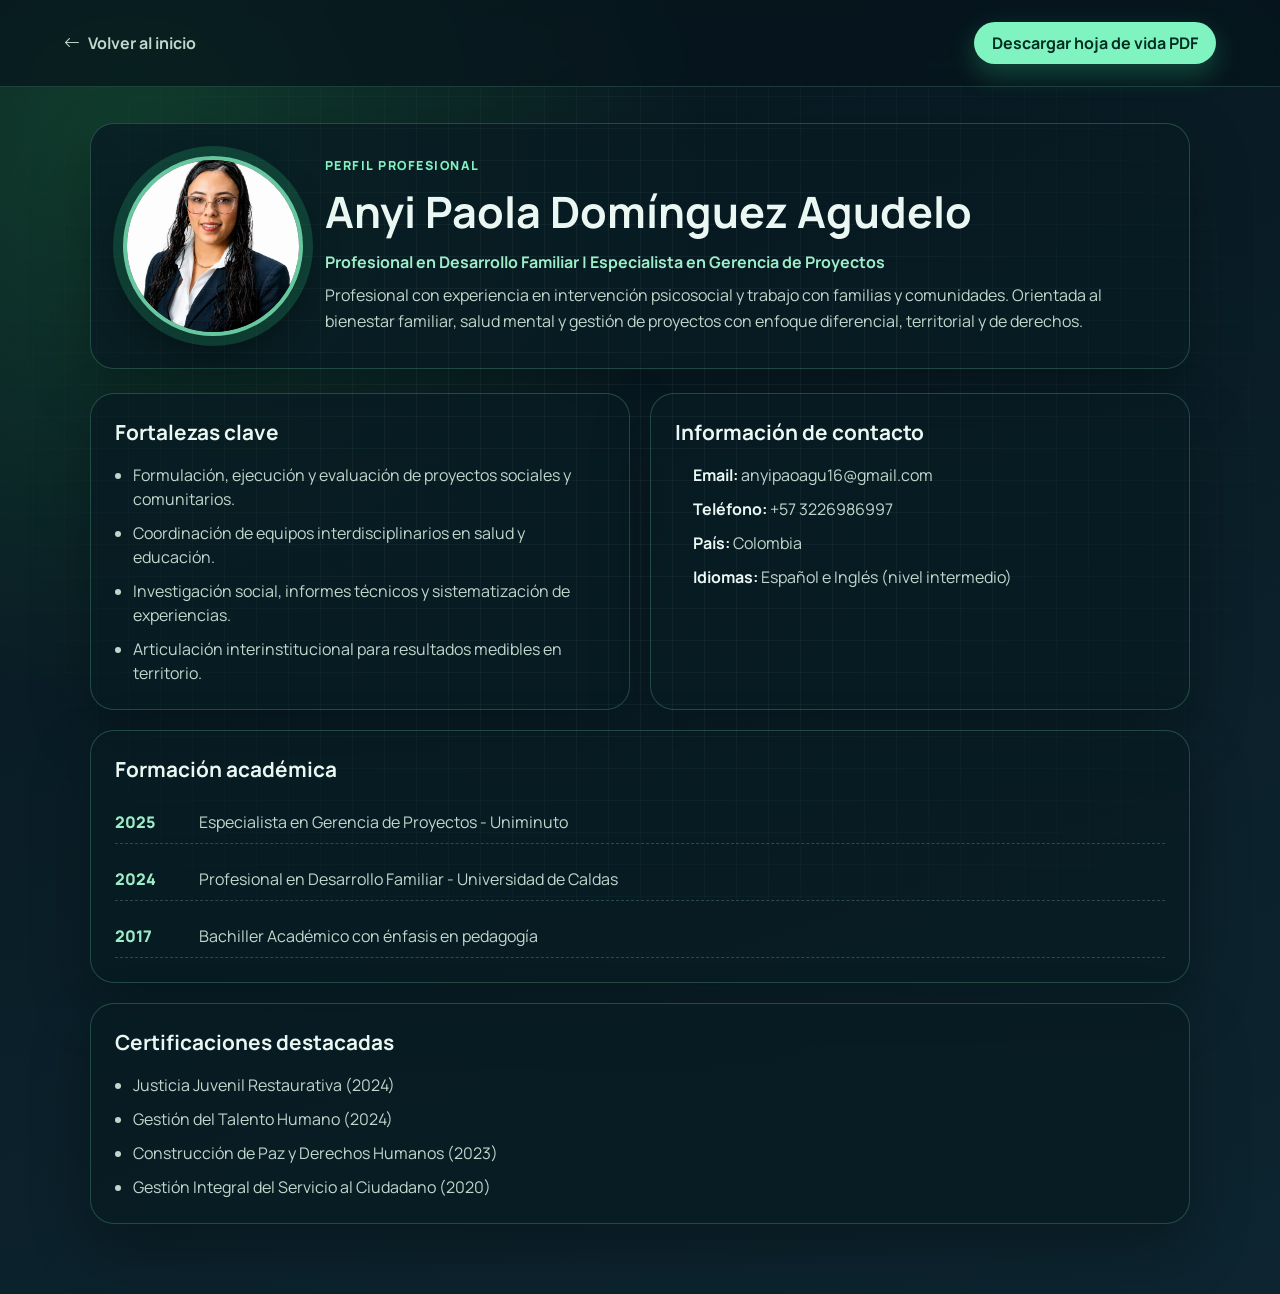
<file: perfil-profesional.html>
<!DOCTYPE html>
<html lang="es">
<head>
	<meta charset="UTF-8">
	<meta name="viewport" content="width=device-width, initial-scale=1.0">
	<title>Perfil Profesional | Anyi Paola Domínguez Agudelo</title>
	<meta name="description" content="Perfil profesional de Anyi Paola Domínguez Agudelo: Profesional en Desarrollo Familiar y Especialista en Gerencia de Proyectos.">
	<meta name="theme-color" content="#062038">
	<meta property="og:type" content="profile">
	<meta property="og:locale" content="es_CO">
	<meta property="og:title" content="Perfil profesional | Anyi Paola Domínguez Agudelo">
	<meta property="og:description" content="Profesional en Desarrollo Familiar y Especialista en Gerencia de Proyectos. Intervención psicosocial, familias, comunidades y proyectos sociales.">
	<meta property="og:url" content="https://oskildo97.github.io/Hoja-de-vida-anyi.github.io/perfil-profesional.html">
	<meta property="og:image" content="https://oskildo97.github.io/Hoja-de-vida-anyi.github.io/assets/images/og-image.jpg">
	<meta property="og:image:secure_url" content="https://oskildo97.github.io/Hoja-de-vida-anyi.github.io/assets/images/og-image.jpg">
	<meta property="og:image:type" content="image/jpeg">
	<meta property="og:image:width" content="1200">
	<meta property="og:image:height" content="630">
	<meta name="twitter:card" content="summary_large_image">
	<link rel="icon" href="favicon.svg" type="image/svg+xml">
	<link rel="apple-touch-icon" href="apple-touch-icon.png">
	<link rel="preconnect" href="https://fonts.googleapis.com">
	<link rel="preconnect" href="https://fonts.gstatic.com" crossorigin>
	<link href="https://fonts.googleapis.com/css2?family=Manrope:wght@400;500;600;700;800&display=swap" rel="stylesheet">
	<link rel="stylesheet" href="https://cdn.jsdelivr.net/npm/bootstrap-icons@1.11.3/font/bootstrap-icons.min.css">
	<link rel="stylesheet" href="perfil-profesional.css?v=20261108">
</head>
<body>
	<div class="profile-bg" aria-hidden="true"></div>

	<header class="profile-header">
		<a class="back-link" href="index.html#inicio"><i class="bi bi-arrow-left"></i> Volver al inicio</a>
		<a class="download-secondary" href="assets/images/docs/hoja-de-vida-anyi.pdf" download="Hoja-de-Vida-Anyi-Paola-Dominguez.pdf" aria-label="Descargar hoja de vida en PDF">Descargar hoja de vida PDF</a>
	</header>

	<main class="profile-main">
		<section class="intro-card" aria-label="Presentación profesional">
			<img class="intro-photo" src="assets/images/perfil.webp" width="560" height="710" alt="Foto de perfil de Anyi Paola Domínguez Agudelo">
			<div>
				<p class="kicker">Perfil Profesional</p>
				<h1>Anyi Paola Domínguez Agudelo</h1>
				<p class="role">Profesional en Desarrollo Familiar | Especialista en Gerencia de Proyectos</p>
				<p class="summary">
					Profesional con experiencia en intervención psicosocial y trabajo con familias y comunidades.
					Orientada al bienestar familiar, salud mental y gestión de proyectos con enfoque diferencial,
					territorial y de derechos.
				</p>
			</div>
		</section>

		<section class="content-grid" aria-label="Detalle de hoja de vida">
			<article class="panel">
				<h2>Fortalezas clave</h2>
				<ul>
					<li>Formulación, ejecución y evaluación de proyectos sociales y comunitarios.</li>
					<li>Coordinación de equipos interdisciplinarios en salud y educación.</li>
					<li>Investigación social, informes técnicos y sistematización de experiencias.</li>
					<li>Articulación interinstitucional para resultados medibles en territorio.</li>
				</ul>
			</article>

			<article class="panel">
				<h2>Información de contacto</h2>
				<ul class="meta-list">
					<li><strong>Email:</strong> anyipaoagu16@gmail.com</li>
					<li><strong>Teléfono:</strong> +57 3226986997</li>
					<li><strong>País:</strong> Colombia</li>
					<li><strong>Idiomas:</strong> Español e Inglés (nivel intermedio)</li>
				</ul>
			</article>

			<article class="panel wide">
				<h2>Formación académica</h2>
				<div class="timeline">
					<div>
						<span>2025</span>
						<p>Especialista en Gerencia de Proyectos - Uniminuto</p>
					</div>
					<div>
						<span>2024</span>
						<p>Profesional en Desarrollo Familiar - Universidad de Caldas</p>
					</div>
					<div>
						<span>2017</span>
						<p>Bachiller Académico con énfasis en pedagogía</p>
					</div>
				</div>
			</article>

			<article class="panel wide">
				<h2>Certificaciones destacadas</h2>
				<ul>
					<li>Justicia Juvenil Restaurativa (2024)</li>
					<li>Gestión del Talento Humano (2024)</li>
					<li>Construcción de Paz y Derechos Humanos (2023)</li>
					<li>Gestión Integral del Servicio al Ciudadano (2020)</li>
				</ul>
			</article>
		</section>
	</main>
</body>
</html>
</file>
<file: styles.css>
:root {
	/* SECCION: VARIABLES GLOBALES */
	--bg-dark: #062038;
	--bg-mid: #0a4237;
	--text-primary: #f5f8ff;
	--text-soft: #c9d5da;
	--accent: #21b56f;
	--accent-dark: #0c7d46;
	--card-bg: rgba(8, 22, 35, 0.62);
	--card-deep: rgba(10, 25, 45, 0.88);
	--stroke: rgba(255, 255, 255, 0.2);
}

/* SECCION: BASE */
* {
	box-sizing: border-box;
}

html,
body {
	margin: 0;
	min-height: 100%;
}

body {
	font-family: "Manrope", sans-serif;
	color: var(--text-primary);
	background: #071d2f;
	position: relative;
	overflow-x: hidden;
}

/* SECCION: FONDOS */
.page-bg,
.page-overlay {
	position: fixed;
	inset: 0;
	pointer-events: none;
}

.page-bg {
	z-index: -2;
	background:
		radial-gradient(1100px 700px at 12% 8%, rgba(22, 170, 105, 0.28), transparent 60%),
		radial-gradient(900px 650px at 92% 38%, rgba(16, 130, 120, 0.22), transparent 62%),
		radial-gradient(900px 700px at 40% 108%, rgba(14, 70, 130, 0.4), transparent 60%),
		linear-gradient(160deg, #041a2e 0%, #06223a 48%, #052a2f 100%);
}

/* Textura de grano sutil */
.page-bg::after {
	content: "";
	position: absolute;
	inset: 0;
	opacity: 0.07;
	mix-blend-mode: overlay;
	background-image: url("data:image/svg+xml,%3Csvg xmlns='http://www.w3.org/2000/svg' width='160' height='160'%3E%3Cfilter id='n'%3E%3CfeTurbulence type='fractalNoise' baseFrequency='0.85' numOctaves='3' stitchTiles='stitch'/%3E%3C/filter%3E%3Crect width='100%25' height='100%25' filter='url(%23n)'/%3E%3C/svg%3E");
}

.page-overlay {
	z-index: -1;
	background:
		radial-gradient(circle at 20% 24%, rgba(17, 197, 110, 0.2), transparent 32%),
		radial-gradient(circle at 82% 65%, rgba(17, 197, 110, 0.18), transparent 30%);
	animation: glow 12s ease-in-out infinite alternate;
}

@keyframes glow {
	from {
		filter: saturate(0.95);
	}

	to {
		filter: saturate(1.2);
	}
}

/* SECCION: ENCABEZADO */
.site-header {
	width: min(1160px, 92%);
	margin: 0 auto;
	padding: 16px 0;
	position: sticky;
	top: 0;
	z-index: 50;
	display: flex;
	align-items: center;
	justify-content: space-between;
	gap: 18px;
}

.brand {
	text-decoration: none;
}

.brand-mark {
	display: inline-flex;
	align-items: center;
	color: #eaf9f2;
	font-weight: 800;
	font-size: 1.85rem;
	letter-spacing: 0.02em;
}

.top-nav {
	display: flex;
	align-items: center;
	gap: clamp(12px, 2vw, 34px);
}

.top-nav a {
	text-decoration: none;
	color: #e5edf0;
	font-weight: 700;
	text-transform: uppercase;
	font-size: 0.95rem;
	letter-spacing: 0.06em;
	opacity: 0.9;
	position: relative;
	transition: opacity 0.3s ease;
}

.top-nav a::after {
	content: '';
	position: absolute;
	bottom: -6px;
	left: 0;
	width: 0;
	height: 2px;
	background: linear-gradient(90deg, #72d3a7, #2ed18d);
	transition: width 0.3s ease;
}

.top-nav a:hover {
	opacity: 1;
}

.top-nav a:hover::after {
	width: 100%;
}

/* SECCION: HERO */
main {
	width: min(920px, 92%);
	margin: 42px auto 40px;
}

.hero {
	min-height: 74vh;
	display: grid;
	place-items: center;
	text-align: center;
	align-content: center;
	gap: 10px;
	animation: fade-up 0.9s ease both;
}

@keyframes fade-up {
	from {
		opacity: 0;
		transform: translateY(18px);
	}

	to {
		opacity: 1;
		transform: translateY(0);
	}
}

.profile-image {
	width: clamp(180px, 22vw, 230px);
	height: auto;
	aspect-ratio: 1;
	border-radius: 50%;
	object-fit: cover;
	border: 4px solid var(--accent);
	box-shadow: 0 16px 34px rgba(3, 15, 28, 0.6);
	margin-bottom: 16px;
	cursor: pointer;
	transition:
		transform 0.28s ease,
		box-shadow 0.28s ease,
		border-color 0.28s ease,
		filter 0.28s ease;
	will-change: transform, box-shadow, filter;
	animation: profile-radar 3.2s ease-out infinite;
}

.profile-image:hover,
.profile-image:focus-visible {
	transform: translateY(-4px) scale(1.03);
	border-color: #7ff0b5;
	filter: brightness(1.06) saturate(1.05);
	box-shadow:
		0 20px 40px rgba(3, 15, 28, 0.68),
		0 0 0 14px rgba(33, 181, 111, 0.16),
		0 0 0 28px rgba(33, 181, 111, 0.06);
	animation-play-state: paused;
}

@keyframes profile-radar {
	0% {
		box-shadow:
			0 16px 34px rgba(3, 15, 28, 0.6),
			0 0 0 0 rgba(27, 182, 103, 0.38),
			0 0 0 0 rgba(27, 182, 103, 0.18);
	}

	55% {
		box-shadow:
			0 16px 34px rgba(3, 15, 28, 0.6),
			0 0 0 18px rgba(27, 182, 103, 0.14),
			0 0 0 36px rgba(27, 182, 103, 0.06);
	}

	100% {
		box-shadow:
			0 16px 34px rgba(3, 15, 28, 0.6),
			0 0 0 28px rgba(27, 182, 103, 0),
			0 0 0 52px rgba(27, 182, 103, 0);
	}
}

.hero h1 {
	margin: 0;
	font-size: clamp(2.1rem, 6vw, 4.4rem);
	font-weight: 800;
	line-height: 1.05;
}

.job-title {
	margin: 2px 0;
	color: #75e3a8;
	font-weight: 700;
	font-size: clamp(1.15rem, 2.3vw, 2rem);
}

.tagline {
	margin: 4px 0 18px;
	color: var(--text-soft);
	font-size: clamp(0.98rem, 1.5vw, 1.45rem);
	max-width: 720px;
}

.hero-actions {
	display: flex;
	align-items: center;
	justify-content: center;
	gap: 12px;
	flex-wrap: wrap;
}

.btn-download {
	text-decoration: none;
	color: white;
	font-weight: 800;
	background: linear-gradient(140deg, var(--accent), var(--accent-dark));
	border-radius: 999px;
	padding: 14px 30px;
	letter-spacing: 0.01em;
	box-shadow: 0 8px 24px rgba(8, 82, 48, 0.45);
	transition:
		transform 0.24s ease,
		box-shadow 0.24s ease,
		filter 0.24s ease;
}

.btn-download:hover,
.btn-download:focus-visible {
	transform: translateY(-2px);
	filter: brightness(1.04);
	box-shadow: 0 14px 28px rgba(8, 82, 48, 0.58);
}

.btn-social {
	text-decoration: none;
	width: 52px;
	height: 52px;
	border-radius: 50%;
	border: 1px solid var(--stroke);
	color: white;
	display: grid;
	place-items: center;
	font-weight: 800;
	background: rgba(0, 0, 0, 0.2);
	transition:
		transform 0.24s ease,
		box-shadow 0.24s ease,
		border-color 0.24s ease,
		background 0.24s ease;
}

.btn-social:hover,
.btn-social:focus-visible {
	transform: translateY(-2px) scale(1.04);
	border-color: rgba(127, 240, 181, 0.7);
	background: rgba(33, 181, 111, 0.16);
	box-shadow: 0 12px 24px rgba(4, 18, 34, 0.5);
}

.btn-social i {
	font-size: 1.35rem;
}

/* SECCION: SOBRE MI */
.about-section {
	margin: 8px 0 36px;
}

.about-stats {
	display: grid;
	grid-template-columns: repeat(3, minmax(140px, 1fr));
	gap: 22px;
	margin-bottom: 24px;
}

.stat-card {
	background: var(--card-deep);
	border: 1px solid rgba(255, 255, 255, 0.08);
	border-radius: 20px;
	padding: 24px 18px;
	text-align: center;
	box-shadow: 0 14px 28px rgba(5, 11, 21, 0.35);
}

.stat-card h3 {
	margin: 0;
	font-size: clamp(2.2rem, 4vw, 3.2rem);
	line-height: 1;
	color: var(--accent);
	font-weight: 800;
}

.stat-card p {
	margin: 10px 0 0;
	text-transform: uppercase;
	letter-spacing: 0.05em;
	font-weight: 700;
	color: #9eb0ba;
	font-size: 1.03rem;
}

.about-grid {
	display: grid;
	grid-template-columns: 1.15fr 1fr;
	gap: 26px;
	align-items: stretch;
}

.about-card {
	background: var(--card-deep);
	border: 1px solid rgba(255, 255, 255, 0.08);
	border-radius: 24px;
	padding: 30px 34px;
	box-shadow: 0 20px 34px rgba(4, 14, 26, 0.45);
}

.info-card {
	display: flex;
	flex-direction: column;
}

.about-card h2 {
	margin: 0 0 16px;
	text-transform: uppercase;
	letter-spacing: 0.04em;
	font-size: 1.65rem;
	color: #1cc66f;
}

.about-card p {
	margin: 0;
	font-size: 1.08rem;
	line-height: 1.62;
	color: #d9e5ee;
}

.about-highlights {
	margin: 24px 0 0;
	padding: 0;
	list-style: none;
	display: grid;
	gap: 12px;
}

.about-highlights li {
	position: relative;
	padding-left: 30px;
	font-size: 1.02rem;
	color: #d0dee9;
}

.about-highlights li::before {
	content: "";
	position: absolute;
	left: 0;
	top: 9px;
	width: 14px;
	height: 14px;
	border-radius: 50%;
	background: radial-gradient(circle at 40% 30%, #69edab, #13a760);
	box-shadow: 0 0 0 3px rgba(27, 182, 103, 0.18);
}

.info-list {
	margin: 0;
	padding: 0;
	list-style: none;
	display: grid;
	gap: 14px;
}

.info-list li {
	display: grid;
	gap: 2px;
	padding-left: 46px;
	position: relative;
}

.info-list li::before {
	content: "";
	position: absolute;
	left: 0;
	top: 5px;
	width: 32px;
	height: 32px;
	border-radius: 10px;
	background: linear-gradient(145deg, rgba(25, 168, 98, 0.32), rgba(18, 93, 62, 0.25));
	border: 1px solid rgba(102, 227, 159, 0.2);
}

.info-icon {
	position: absolute;
	left: 8px;
	top: 13px;
	font-size: 0.95rem;
	line-height: 1;
	color: #79ebb2;
	z-index: 1;
}

.info-list span {
	text-transform: uppercase;
	font-weight: 700;
	letter-spacing: 0.06em;
	font-size: 0.82rem;
	color: #9db3bf;
}

.info-list strong {
	font-size: 1.03rem;
	font-weight: 600;
	color: #f0f7fb;
}

.info-footer {
	margin-top: auto;
	padding-top: 18px;
	border-top: 1px solid rgba(255, 255, 255, 0.11);
	display: flex;
	justify-content: center;
	align-items: center;
	gap: 14px;
	flex-wrap: wrap;
	flex-direction: column;
}

.info-socials {
	display: flex;
	gap: 10px;
}

.info-socials a {
	text-decoration: none;
	width: 40px;
	height: 40px;
	display: grid;
	place-items: center;
	border-radius: 10px;
	background: rgba(255, 255, 255, 0.05);
	border: 1px solid rgba(255, 255, 255, 0.09);
	color: #d9ecf7;
	font-weight: 800;
}

.info-socials a i {
	font-size: 1.05rem;
}

.btn-download.compact {
	padding: 11px 22px;
	font-size: 1.04rem;
}

/* SECCION: EXPERIENCIA */
.experience-section {
	margin: 26px 0 38px;
}

.section-title {
	margin: 0 0 28px;
	text-align: center;
	font-size: clamp(2rem, 4.5vw, 3.2rem);
	line-height: 1.08;
	font-weight: 800;
	color: #f4f7fd;
}

.experience-shell {
	display: grid;
	grid-template-columns: 58px 1fr;
	gap: 16px;
	align-items: stretch;
}

.experience-rail {
	position: relative;
	display: flex;
	justify-content: center;
}

.experience-rail::after {
	content: "";
	position: absolute;
	top: 70px;
	bottom: 12px;
	width: 3px;
	border-radius: 12px;
	background: linear-gradient(180deg, #1dc06f, rgba(29, 192, 111, 0.22));
}

.rail-dot {
	width: 52px;
	height: 52px;
	border-radius: 50%;
	display: grid;
	place-items: center;
	font-size: 0.85rem;
	font-weight: 800;
	color: #ecfff4;
	background: radial-gradient(circle at 30% 20%, #22c975, #0f8f50);
	box-shadow: 0 0 0 5px rgba(22, 180, 100, 0.16);
	z-index: 1;
	margin-top: 18px;
}

.experience-card {
	background: rgba(8, 23, 44, 0.9);
	border: 1px solid rgba(255, 255, 255, 0.09);
	border-radius: 20px;
	overflow: hidden;
	box-shadow: 0 24px 36px rgba(1, 8, 18, 0.45);
}

.experience-company {
	padding: 26px 30px 16px;
	border-bottom: 1px solid rgba(255, 255, 255, 0.08);
	background: rgba(255, 255, 255, 0.015);
}

.experience-company h3 {
	margin: 0;
	font-size: 2rem;
	line-height: 1.1;
	font-weight: 800;
	color: #f7fbff;
}

.experience-company p {
	margin: 8px 0 0;
	font-size: 1.05rem;
	color: #8ca0af;
	font-weight: 500;
}

.experience-role {
	padding: 24px 30px;
	border-bottom: 1px solid rgba(255, 255, 255, 0.14);
}

.experience-role:last-child {
	border-bottom: none;
}

.role-head {
	display: flex;
	justify-content: space-between;
	align-items: baseline;
	gap: 12px;
	flex-wrap: wrap;
	margin-bottom: 10px;
}

.role-head h4 {
	margin: 0;
	font-size: 1.7rem;
	line-height: 1.2;
	font-weight: 800;
	color: #f4f8ff;
}

.role-head span {
	color: #1ec06f;
	font-size: 1.03rem;
	font-weight: 700;
	white-space: nowrap;
}

.experience-role p {
	margin: 0;
	color: #c9d8e3;
	font-size: 1.08rem;
	line-height: 1.58;
}

.tech-list {
	list-style: none;
	margin: 18px 0 0;
	padding: 0;
	display: flex;
	flex-wrap: wrap;
	gap: 10px;
}

.tech-list li {
	padding: 8px 12px;
	border-radius: 10px;
	border: 1px solid rgba(255, 255, 255, 0.09);
	background: rgba(255, 255, 255, 0.045);
	color: #dbe6ee;
	font-size: 0.95rem;
	font-weight: 600;
}

/* SECCION: PROYECTOS */
.sr-only {
	position: absolute;
	width: 1px;
	height: 1px;
	padding: 0;
	margin: -1px;
	overflow: hidden;
	clip: rect(0, 0, 0, 0);
	white-space: nowrap;
	border: 0;
}

.carousel {
	--gap: 22px;
	--cards-visible: 3;
	--slide-size: calc((100% - (var(--cards-visible) - 1) * var(--gap)) / var(--cards-visible));
	position: relative;
}

.carousel-toggle {
	position: absolute;
	opacity: 0;
	pointer-events: none;
}

.carousel-stage {
	overflow: hidden;
	padding: 0 28px;
}

.carousel-track {
	display: grid;
	grid-auto-flow: column;
	grid-auto-columns: var(--slide-size);
	gap: var(--gap);
	transition: transform 3.9s ease;
	will-change: transform;
}

.carousel-card {
	min-width: 0;
}

.carousel-arrows {
	position: absolute;
	left: 0;
	right: 0;
	top: 50%;
	transform: translateY(-50%);
	pointer-events: none;
	z-index: 2;
}

.arrow-set {
	display: none;
	justify-content: space-between;
	align-items: center;
}

.carousel-arrow {
	pointer-events: auto;
	width: 56px;
	height: 56px;
	border-radius: 50%;
	display: grid;
	place-items: center;
	background: rgba(17, 31, 54, 0.9);
	border: 1px solid rgba(255, 255, 255, 0.12);
	color: #d9e6ee;
	font-size: 2rem;
	line-height: 1;
	cursor: pointer;
	box-shadow: 0 14px 28px rgba(1, 7, 15, 0.32);
	transition: transform 0.2s ease, border-color 0.2s ease;
}

.carousel-arrow:hover {
	transform: scale(1.04);
	border-color: rgba(86, 228, 157, 0.35);
}

.carousel-dots {
	margin-top: 20px;
	display: flex;
	justify-content: center;
	gap: 10px;
}

.carousel-dot {
	width: 12px;
	height: 12px;
	border-radius: 999px;
	background: rgba(145, 164, 181, 0.35);
	cursor: pointer;
	transition: width 0.2s ease, background 0.2s ease;
}

.projects-section {
	margin: 24px 0 38px;
}

.section-subtitle {
	margin: -8px auto 24px;
	max-width: 720px;
	text-align: center;
	font-size: 1.1rem;
	color: #8ea4b4;
}

.project-card {
	background: rgba(8, 23, 44, 0.92);
	border: 1px solid rgba(255, 255, 255, 0.09);
	border-radius: 20px;
	box-shadow: 0 20px 34px rgba(1, 9, 18, 0.42);
	overflow: hidden;
	display: grid;
	gap: 12px;
	height: 100%;
}

.project-head {
	padding: 24px 22px 4px;
	display: flex;
	justify-content: space-between;
	gap: 10px;
	align-items: flex-start;
}

.project-title-wrap {
	display: flex;
	gap: 12px;
}

.project-icon {
	min-width: 46px;
	height: 46px;
	border-radius: 14px;
	display: grid;
	place-items: center;
	font-size: 0.78rem;
	font-weight: 800;
	color: #e6fff3;
	background: linear-gradient(155deg, rgba(30, 195, 111, 0.5), rgba(8, 94, 58, 0.4));
	border: 1px solid rgba(117, 242, 178, 0.25);
}

.project-title-wrap h3 {
	margin: 0;
	font-size: 1.65rem;
	line-height: 1.15;
	font-weight: 800;
	color: #f8fbff;
}

.project-title-wrap p {
	margin: 4px 0 0;
	text-transform: uppercase;
	font-size: 0.92rem;
	letter-spacing: 0.03em;
	font-weight: 700;
	color: #19c06c;
}

.status-pill {
	padding: 6px 12px;
	border-radius: 999px;
	border: 1px solid rgba(68, 233, 152, 0.3);
	background: rgba(22, 179, 100, 0.18);
	font-size: 0.94rem;
	font-weight: 700;
	color: #56e69d;
	white-space: nowrap;
}

.project-description {
	margin: 0;
	padding: 8px 22px 0;
	font-size: 1.04rem;
	line-height: 1.55;
	color: #c7d6e1;
}

.project-stack {
	list-style: none;
	margin: 8px 22px 6px;
	padding: 0;
	display: flex;
	flex-wrap: wrap;
	gap: 10px;
}

.project-stack li {
	padding: 8px 12px;
	border-radius: 10px;
	font-size: 0.92rem;
	font-weight: 600;
	color: #d7e4ed;
	background: rgba(255, 255, 255, 0.05);
	border: 1px solid rgba(255, 255, 255, 0.1);
}

.project-link {
	display: block;
	margin: 8px 0 0;
	text-decoration: none;
	text-align: center;
	padding: 16px 18px;
	font-size: 1.2rem;
	font-weight: 800;
	color: #f6fffa;
	background: linear-gradient(145deg, #1dbb69, #17954f);
	border-top: 1px solid rgba(255, 255, 255, 0.22);
}

.projects-carousel #projects-slide-1:checked ~ .carousel-stage .carousel-track {
	transform: translateX(0);
}

.projects-carousel #projects-slide-2:checked ~ .carousel-stage .carousel-track {
	transform: translateX(calc(-1 * (var(--slide-size) + var(--gap))));
}

.projects-carousel #projects-slide-3:checked ~ .carousel-stage .carousel-track {
	transform: translateX(calc(-2 * (var(--slide-size) + var(--gap))));
}

.projects-carousel #projects-slide-1:checked ~ .carousel-arrows .arrow-set-1,
.projects-carousel #projects-slide-2:checked ~ .carousel-arrows .arrow-set-2,
.projects-carousel #projects-slide-3:checked ~ .carousel-arrows .arrow-set-3,
.certifications-carousel #certifications-slide-1:checked ~ .carousel-arrows .arrow-set-1,
.certifications-carousel #certifications-slide-2:checked ~ .carousel-arrows .arrow-set-2,
.certifications-carousel #certifications-slide-3:checked ~ .carousel-arrows .arrow-set-3,
.certifications-carousel #certifications-slide-4:checked ~ .carousel-arrows .arrow-set-4,
.certifications-carousel #certifications-slide-5:checked ~ .carousel-arrows .arrow-set-5,
.certifications-carousel #certifications-slide-6:checked ~ .carousel-arrows .arrow-set-6,
.certifications-carousel #certifications-slide-7:checked ~ .carousel-arrows .arrow-set-7,
.certifications-carousel #certifications-slide-8:checked ~ .carousel-arrows .arrow-set-8,
.certifications-carousel #certifications-slide-9:checked ~ .carousel-arrows .arrow-set-9 {
	display: flex;
}

.projects-carousel #projects-slide-1:checked ~ .carousel-dots label[for="projects-slide-1"],
.projects-carousel #projects-slide-2:checked ~ .carousel-dots label[for="projects-slide-2"],
.projects-carousel #projects-slide-3:checked ~ .carousel-dots label[for="projects-slide-3"],
.certifications-carousel #certifications-slide-1:checked ~ .carousel-dots label[for="certifications-slide-1"],
.certifications-carousel #certifications-slide-2:checked ~ .carousel-dots label[for="certifications-slide-2"],
.certifications-carousel #certifications-slide-3:checked ~ .carousel-dots label[for="certifications-slide-3"],
.certifications-carousel #certifications-slide-4:checked ~ .carousel-dots label[for="certifications-slide-4"],
.certifications-carousel #certifications-slide-5:checked ~ .carousel-dots label[for="certifications-slide-5"],
.certifications-carousel #certifications-slide-6:checked ~ .carousel-dots label[for="certifications-slide-6"],
.certifications-carousel #certifications-slide-7:checked ~ .carousel-dots label[for="certifications-slide-7"],
.certifications-carousel #certifications-slide-8:checked ~ .carousel-dots label[for="certifications-slide-8"],
.certifications-carousel #certifications-slide-9:checked ~ .carousel-dots label[for="certifications-slide-9"] {
	width: 28px;
	background: #4fe198;
}

/* SECCION: CERTIFICACIONES */
.certifications-section {
	margin: 24px 0 46px;
}

.certificate-card {
	background: rgba(18, 31, 55, 0.94);
	border: 1px solid rgba(255, 255, 255, 0.09);
	border-radius: 20px;
	overflow: hidden;
	box-shadow: 0 20px 34px rgba(2, 8, 18, 0.42);
	height: 100%;
	display: flex;
	flex-direction: column;
}

.certificate-preview {
	height: 240px;
	position: relative;
	overflow: hidden;
	background: #0f1f36;
	border-bottom: 1px solid rgba(18, 27, 41, 0.12);
}

.certificate-preview img {
	width: 100%;
	height: 100%;
	object-fit: contain;
	display: block;
}

.certificate-zoom {
	display: block;
	width: 100%;
	height: 100%;
	cursor: zoom-in;
}

.certificate-zoom img {
	width: 100%;
	height: 100%;
	object-fit: contain;
	display: block;
}

.certificate-preview::before {
	content: "";
	position: absolute;
	inset: 0;
	background:
		linear-gradient(120deg, rgba(20, 38, 67, 0.08) 0 24%, transparent 24%),
		radial-gradient(circle at 88% 16%, rgba(208, 188, 122, 0.18), transparent 16%),
		linear-gradient(180deg, transparent 0 88%, rgba(25, 70, 116, 0.95) 88% 100%);
}

.certificate-preview::after {
	position: absolute;
	left: 34px;
	right: 34px;
	top: 42px;
	font-weight: 800;
	line-height: 1.08;
	color: #172534;
	white-space: pre-line;
	font-size: 1.1rem;
	text-transform: uppercase;
}

.certificate-preview-1::after {
	content: "Historias de Usuario\A en Scrum";
}

.certificate-preview-2::after {
	content: "Nest: Desarrollo backend\A escalable con Node";
	font-size: 1.22rem;
	text-transform: none;
}

.certificate-preview-3::after {
	content: "Diseno Web con CSS Grid\A y Flexbox";
}

.certificate-preview::before,
.certificate-preview::after,
.certificate-preview-1::after,
.certificate-preview-2::after,
.certificate-preview-3::after {
	content: none;
}

.certificate-body {
	padding: 18px 20px 22px;
	display: grid;
	gap: 10px;
	min-height: 172px;
}

.certificate-meta {
	display: flex;
	justify-content: space-between;
	align-items: center;
	gap: 12px;
}

.certificate-platform {
	margin: 0;
	font-size: 0.92rem;
	font-weight: 800;
	text-transform: uppercase;
	letter-spacing: 0.06em;
	color: #20c36f;
}

.certificate-year {
	margin: 0;
	padding: 4px 10px;
	border-radius: 999px;
	font-size: 0.88rem;
	font-weight: 700;
	color: #c9d7e2;
	background: rgba(255, 255, 255, 0.08);
	border: 1px solid rgba(255, 255, 255, 0.14);
}

.certificate-title {
	margin: 0;
	font-size: 1.35rem;
	line-height: 1.22;
	font-weight: 800;
	color: #f4f9ff;
}

.certificate-issuer {
	margin: 0;
	font-size: 0.95rem;
	line-height: 1.38;
	color: #a4b6c7;
	font-weight: 600;
}

.certifications-carousel #certifications-slide-1:checked ~ .carousel-stage .carousel-track {
	transform: translateX(0);
}

.certifications-carousel #certifications-slide-2:checked ~ .carousel-stage .carousel-track {
	transform: translateX(calc(-1 * (var(--slide-size) + var(--gap))));
}

.certifications-carousel #certifications-slide-3:checked ~ .carousel-stage .carousel-track {
	transform: translateX(calc(-2 * (var(--slide-size) + var(--gap))));
}

.certifications-carousel #certifications-slide-4:checked ~ .carousel-stage .carousel-track {
	transform: translateX(calc(-3 * (var(--slide-size) + var(--gap))));
}

.certifications-carousel #certifications-slide-5:checked ~ .carousel-stage .carousel-track {
	transform: translateX(calc(-4 * (var(--slide-size) + var(--gap))));
}

.certifications-carousel #certifications-slide-6:checked ~ .carousel-stage .carousel-track {
	transform: translateX(calc(-5 * (var(--slide-size) + var(--gap))));
}

.certifications-carousel #certifications-slide-7:checked ~ .carousel-stage .carousel-track {
	transform: translateX(calc(-6 * (var(--slide-size) + var(--gap))));
}

.certifications-carousel #certifications-slide-8:checked ~ .carousel-stage .carousel-track {
	transform: translateX(calc(-6 * (var(--slide-size) + var(--gap))));
}

.certifications-carousel #certifications-slide-9:checked ~ .carousel-stage .carousel-track {
	transform: translateX(calc(-6 * (var(--slide-size) + var(--gap))));
}

.cert-modal {
	position: fixed;
	inset: 0;
	display: none;
	align-items: center;
	justify-content: center;
	z-index: 1000;
	padding: 24px;
}

.cert-modal:target {
	display: flex;
}

.cert-modal-backdrop {
	position: absolute;
	inset: 0;
	background: rgba(2, 11, 21, 0.82);
	backdrop-filter: blur(3px);
}

.cert-modal-content {
	position: relative;
	max-width: min(1100px, 94vw);
	max-height: 90vh;
	padding: 14px;
	background: rgba(10, 28, 48, 0.95);
	border: 1px solid rgba(255, 255, 255, 0.18);
	border-radius: 18px;
	box-shadow: 0 30px 50px rgba(0, 0, 0, 0.5);
	z-index: 1;
}

.cert-modal-content img {
	display: block;
	max-width: 100%;
	max-height: calc(90vh - 30px);
	width: auto;
	height: auto;
	object-fit: contain;
	border-radius: 10px;
	background: #0b1a2f;
}

.cert-modal-close {
	position: absolute;
	right: -12px;
	top: -12px;
	width: 38px;
	height: 38px;
	display: grid;
	place-items: center;
	text-decoration: none;
	border-radius: 50%;
	background: #1cbf6d;
	color: #ffffff;
	font-size: 1.55rem;
	line-height: 1;
	font-weight: 700;
	box-shadow: 0 12px 24px rgba(3, 30, 18, 0.35);
}

/* SECCION: EDUCACION */
.education-section {
	margin: 26px 0 46px;
}

.education-shell {
	display: grid;
	grid-template-columns: 62px 1fr;
	gap: 18px;
	align-items: start;
}

.education-rail {
	position: relative;
	display: grid;
	justify-items: center;
	align-content: start;
	gap: 168px;
	padding-top: 8px;
}

.education-rail::before {
	content: "";
	position: absolute;
	left: 50%;
	transform: translateX(-50%);
	top: 66px;
	bottom: 26px;
	width: 3px;
	border-radius: 999px;
	background: linear-gradient(180deg, rgba(29, 193, 112, 0.95), rgba(29, 193, 112, 0.22));
}

.edu-dot {
	position: relative;
	z-index: 1;
	width: 52px;
	height: 52px;
	border-radius: 50%;
	display: grid;
	place-items: center;
	font-size: 0.78rem;
	font-weight: 800;
	color: #ecf5ff;
	background: radial-gradient(circle at 30% 25%, #5f7390, #3d5170);
	box-shadow: 0 0 0 4px rgba(69, 89, 122, 0.18);
}

.education-list {
	display: grid;
	gap: 20px;
}

.education-card {
	background: rgba(8, 23, 44, 0.92);
	border: 1px solid rgba(255, 255, 255, 0.09);
	border-radius: 20px;
	padding: 26px 30px;
	box-shadow: 0 18px 34px rgba(2, 9, 20, 0.4);
}

.education-card h3 {
	margin: 0 0 14px;
	font-size: clamp(1.35rem, 2.2vw, 1.9rem);
	line-height: 1.2;
	font-weight: 800;
	color: #f6faff;
}

.edu-main-list {
	list-style: none;
	margin: 0;
	padding: 0;
	display: grid;
	gap: 14px;
}

.edu-main-list li {
	padding: 12px 14px;
	border-radius: 14px;
	background: rgba(255, 255, 255, 0.03);
	border: 1px solid rgba(255, 255, 255, 0.08);
}

.edu-level,
.edu-title,
.edu-institution {
	margin: 4px 0 0;
}

.edu-level {
	font-size: 0.92rem;
	color: #9fb3c1;
	font-weight: 700;
	text-transform: uppercase;
	letter-spacing: 0.04em;
}

.edu-title {
	font-size: 1.08rem;
	color: #f1f7fc;
	font-weight: 700;
}

.edu-years {
	margin: 0 0 8px;
	font-size: 1rem;
	font-weight: 700;
	color: #7d90a5;
}

.edu-institution {
	font-size: 1rem;
	font-weight: 700;
	line-height: 1.25;
	color: #1fc270;
}

.edu-duration {
	margin: 8px 0 0;
	font-size: 1.12rem;
	color: #7f93a8;
	font-weight: 500;
}

.edu-tags {
	list-style: none;
	margin: 18px 0 0;
	padding: 0;
	display: flex;
	flex-wrap: wrap;
	gap: 10px;
}

.edu-tags li {
	padding: 8px 12px;
	border-radius: 10px;
	font-size: 0.95rem;
	font-weight: 600;
	color: #dbe7ee;
	background: rgba(255, 255, 255, 0.045);
	border: 1px solid rgba(255, 255, 255, 0.1);
}

.edu-accordion {
	display: grid;
	gap: 10px;
}

.edu-group {
	border: 1px solid rgba(255, 255, 255, 0.09);
	border-radius: 12px;
	background: rgba(255, 255, 255, 0.025);
	overflow: hidden;
}

.edu-group summary {
	cursor: pointer;
	list-style: none;
	padding: 12px 14px;
	font-weight: 700;
	color: #e9f4ff;
	background: rgba(255, 255, 255, 0.03);
}

.edu-group summary::-webkit-details-marker {
	display: none;
}

.edu-group[open] summary {
	border-bottom: 1px solid rgba(255, 255, 255, 0.08);
}

.edu-group ul {
	margin: 0;
	padding: 10px 14px 14px 28px;
	display: grid;
	gap: 10px;
	color: #cedde8;
	line-height: 1.5;
}

/* SECCION: TARJETAS BASE (OTRAS SECCIONES) */
.content-card {
	margin: 28px auto;
	background: var(--card-bg);
	backdrop-filter: blur(7px);
	border: 1px solid rgba(255, 255, 255, 0.12);
	border-radius: 24px;
	padding: 24px 24px 28px;
}

.content-card h2 {
	margin-top: 0;
	margin-bottom: 10px;
	font-size: 1.25rem;
	text-transform: uppercase;
	letter-spacing: 0.08em;
	color: #8ce8b7;
}

.content-card p {
	margin: 0;
	line-height: 1.7;
	color: #deebf2;
}

/* SECCION: FOOTER */
.site-footer {
	width: min(1160px, 92%);
	margin: 10px auto 28px;
	padding: 28px 26px 20px;
	background: rgba(8, 22, 40, 0.78);
	border: 1px solid rgba(255, 255, 255, 0.1);
	border-radius: 26px;
	backdrop-filter: blur(8px);
	box-shadow: 0 18px 34px rgba(2, 10, 19, 0.34);
}

.footer-grid {
	display: grid;
	grid-template-columns: 1.4fr 0.8fr 1fr;
	gap: 24px;
	padding-bottom: 22px;
}

.footer-brand,
.footer-links a,
.footer-contact a,
.footer-bottom a {
	text-decoration: none;
}

.footer-brand {
	display: inline-block;
	margin-bottom: 12px;
	font-size: 1.45rem;
	font-weight: 800;
	color: #f6fbff;
}

.footer-brand-block p {
	margin: 0;
	max-width: 420px;
	font-size: 1rem;
	line-height: 1.7;
	color: #b7c8d5;
}

.footer-links,
.footer-contact {
	display: grid;
	align-content: start;
	gap: 10px;
}

.footer-links h3,
.footer-contact h3 {
	margin: 0 0 4px;
	font-size: 0.95rem;
	text-transform: uppercase;
	letter-spacing: 0.08em;
	color: #67e7a9;
}

.footer-links a,
.footer-contact a {
	color: #d9e5ee;
	font-weight: 600;
}

.footer-socials {
	display: flex;
	gap: 10px;
	margin-top: 8px;
}

.footer-socials a {
	width: 40px;
	height: 40px;
	display: grid;
	place-items: center;
	border-radius: 12px;
	background: rgba(255, 255, 255, 0.05);
	border: 1px solid rgba(255, 255, 255, 0.1);
	color: #eff7fd;
	font-weight: 800;
}

.footer-socials a i {
	font-size: 1.05rem;
}

.footer-bottom {
	padding-top: 18px;
	border-top: 1px solid rgba(255, 255, 255, 0.09);
	display: flex;
	justify-content: space-between;
	align-items: center;
	gap: 14px;
	flex-wrap: wrap;
}

.footer-bottom p {
	margin: 0;
	color: #96adbc;
	font-size: 0.96rem;
}

.footer-bottom a {
	color: #67e7a9;
	font-weight: 700;
}

/* SECCION: RESPONSIVE */
@media (max-width: 880px) {
	.site-header {
		flex-wrap: wrap;
		justify-content: center;
	}

	.top-nav {
		order: 3;
		width: 100%;
		justify-content: center;
		flex-wrap: wrap;
		padding-top: 4px;
	}

	main {
		margin-top: 26px;
	}

	.about-stats {
		grid-template-columns: 1fr;
		gap: 14px;
	}

	.about-grid {
		grid-template-columns: 1fr;
		gap: 18px;
	}

	.about-card {
		padding: 24px 22px;
	}

	.experience-shell {
		grid-template-columns: 1fr;
		gap: 12px;
	}

	.experience-rail {
		display: none;
	}

	.experience-company h3 {
		font-size: 1.7rem;
	}

	.role-head h4 {
		font-size: 1.4rem;
	}

	.carousel {
		--cards-visible: 1;
	}

	.certifications-carousel #certifications-slide-8:checked ~ .carousel-stage .carousel-track {
		transform: translateX(calc(-7 * (var(--slide-size) + var(--gap))));
	}

	.certifications-carousel #certifications-slide-9:checked ~ .carousel-stage .carousel-track {
		transform: translateX(calc(-8 * (var(--slide-size) + var(--gap))));
	}

	.project-title-wrap h3 {
		font-size: 1.35rem;
	}

	.carousel-stage {
		padding: 0 18px;
	}

	.carousel-arrow {
		width: 48px;
		height: 48px;
		font-size: 1.7rem;
	}

	.education-shell {
		grid-template-columns: 1fr;
		gap: 12px;
	}

	.education-rail {
		display: none;
	}

	.site-footer {
		padding: 24px 20px 18px;
	}

	.footer-grid {
		grid-template-columns: 1fr;
		gap: 20px;
	}
}

@media (max-width: 560px) {
	.site-header {
		margin-top: 16px;
	}

	.brand-mark {
		font-size: 1.5rem;
	}

	.top-nav a {
		font-size: 0.78rem;
	}

	.hero {
		min-height: 67vh;
	}

	.about-card h2 {
		font-size: 1.35rem;
	}

	.about-card p {
		font-size: 0.99rem;
	}

	.section-title {
		font-size: 1.75rem;
	}

	.experience-company,
	.experience-role {
		padding-left: 18px;
		padding-right: 18px;
	}

	.experience-role p {
		font-size: 0.98rem;
	}

	.tech-list li {
		font-size: 0.86rem;
	}

	.section-subtitle {
		font-size: 0.98rem;
	}

	.project-description {
		font-size: 0.97rem;
	}

	.project-link {
		font-size: 1.35rem;
	}

	.certificate-preview {
		height: 210px;
	}

	.certificate-title {
		font-size: 1.18rem;
	}

	.certificate-issuer {
		font-size: 0.9rem;
	}

	.cert-modal {
		padding: 12px;
	}

	.cert-modal-close {
		right: 4px;
		top: 4px;
	}

	.education-card {
		padding-left: 18px;
		padding-right: 18px;
	}

	.edu-institution {
		font-size: 1.08rem;
	}

	.edu-duration,
	.edu-years {
		font-size: 0.96rem;
	}

	.edu-tags li {
		font-size: 0.86rem;
	}

	.edu-group summary,
	.edu-group ul {
		font-size: 0.92rem;
	}

	.footer-brand {
		font-size: 1.2rem;
	}

	.footer-brand-block p,
	.footer-links a,
	.footer-contact a,
	.footer-bottom p,
	.footer-bottom a {
		font-size: 0.92rem;
	}
}

/* ============================================================
   SECCION: MEJORAS PREMIUM
   ============================================================ */

html {
	scroll-behavior: smooth;
	scroll-padding-top: 96px;
}

/* Encabezado fijo con fondo al hacer scroll */
.site-header::before {
	content: "";
	position: absolute;
	inset: 0 calc(50% - 50vw);
	z-index: -1;
	background: rgba(5, 22, 38, 0.78);
	backdrop-filter: blur(14px);
	-webkit-backdrop-filter: blur(14px);
	border-bottom: 1px solid rgba(255, 255, 255, 0.08);
	opacity: 0;
	transition: opacity 0.3s ease;
}

.site-header.is-scrolled::before {
	opacity: 1;
}

.top-nav a.is-active {
	opacity: 1;
	color: #7ff0b5;
}

.top-nav a.is-active::after {
	width: 100%;
}

a:focus-visible,
summary:focus-visible,
label:focus-visible {
	outline: 2px solid #7ff0b5;
	outline-offset: 3px;
	border-radius: 6px;
}

/* Portada */
.hero {
	padding-bottom: 36px;
}

.info-list {
	margin-bottom: 20px;
}

.hero-kicker {
	margin: 0 0 6px;
	display: inline-flex;
	align-items: center;
	gap: 8px;
	padding: 6px 14px;
	border-radius: 999px;
	border: 1px solid rgba(127, 240, 181, 0.35);
	background: rgba(33, 181, 111, 0.1);
	color: #9ff5c8;
	font-size: 0.85rem;
	font-weight: 700;
	letter-spacing: 0.04em;
}

.hero-kicker::before {
	content: "";
	width: 8px;
	height: 8px;
	border-radius: 50%;
	background: #2ee08d;
	box-shadow: 0 0 0 4px rgba(46, 224, 141, 0.2);
}

.btn-download {
	display: inline-flex;
	align-items: center;
	gap: 10px;
}

.btn-outline {
	text-decoration: none;
	color: #eaf9f2;
	font-weight: 800;
	border: 1px solid rgba(127, 240, 181, 0.45);
	background: rgba(255, 255, 255, 0.03);
	border-radius: 999px;
	padding: 13px 26px;
	transition:
		transform 0.24s ease,
		background 0.24s ease,
		border-color 0.24s ease;
}

.btn-outline:hover,
.btn-outline:focus-visible {
	transform: translateY(-2px);
	background: rgba(33, 181, 111, 0.14);
	border-color: rgba(127, 240, 181, 0.8);
}

.stat-card {
	transition: transform 0.3s ease, border-color 0.3s ease;
}

.stat-card:hover {
	transform: translateY(-4px);
	border-color: rgba(127, 240, 181, 0.3);
}

.stat-card p {
	font-size: 0.92rem;
	line-height: 1.35;
}

/* Areas de especialidad */
.skills-section {
	margin: 56px 0 44px;
}

.skills-section .section-title {
	margin-bottom: 14px;
}

.skills-section .section-subtitle {
	margin-bottom: 30px;
}

.skills-grid {
	display: grid;
	grid-template-columns: repeat(3, 1fr);
	gap: 20px;
}

.skill-card {
	position: relative;
	background: var(--card-deep);
	border: 1px solid rgba(255, 255, 255, 0.08);
	border-radius: 20px;
	padding: 26px 24px;
	box-shadow: 0 16px 30px rgba(4, 14, 26, 0.4);
	overflow: hidden;
	transition:
		transform 0.3s ease,
		border-color 0.3s ease,
		box-shadow 0.3s ease;
}

.skill-card::after {
	content: "";
	position: absolute;
	inset: 0 0 auto;
	height: 3px;
	background: linear-gradient(90deg, #21b56f, rgba(33, 181, 111, 0));
	opacity: 0;
	transition: opacity 0.3s ease;
}

.skill-card:hover {
	transform: translateY(-5px);
	border-color: rgba(127, 240, 181, 0.3);
	box-shadow: 0 22px 40px rgba(4, 14, 26, 0.55);
}

.skill-card:hover::after {
	opacity: 1;
}

.skill-icon {
	width: 50px;
	height: 50px;
	display: grid;
	place-items: center;
	border-radius: 14px;
	background: linear-gradient(145deg, rgba(25, 168, 98, 0.35), rgba(18, 93, 62, 0.25));
	border: 1px solid rgba(102, 227, 159, 0.25);
	color: #7ff0b5;
	font-size: 1.35rem;
	margin-bottom: 16px;
}

.skill-card h3 {
	margin: 0 0 8px;
	font-size: 1.15rem;
	font-weight: 800;
	color: #f4f7fd;
}

.skill-card p {
	margin: 0;
	font-size: 0.97rem;
	line-height: 1.55;
	color: #c4d3dd;
}

.edu-dot i {
	font-size: 1.3rem;
	line-height: 1;
}

/* Aparicion suave al hacer scroll */
.reveal {
	opacity: 0;
	transform: translateY(22px);
	transition:
		opacity 0.7s ease,
		transform 0.7s cubic-bezier(0.22, 1, 0.36, 1);
}

.reveal.is-visible {
	opacity: 1;
	transform: none;
}

.stat-card.reveal:nth-child(2),
.skill-card.reveal:nth-child(3n + 2) {
	transition-delay: 0.08s;
}

.stat-card.reveal:nth-child(3),
.skill-card.reveal:nth-child(3n + 3) {
	transition-delay: 0.16s;
}

@media (max-width: 880px) {
	.site-header {
		padding: 12px 0;
		gap: 10px;
	}

	.top-nav {
		flex-wrap: nowrap;
		justify-content: flex-start;
		overflow-x: auto;
		gap: 22px;
		padding: 6px 4px 10px;
		scrollbar-width: none;
		-webkit-mask-image: linear-gradient(90deg, transparent 0, #000 12px, #000 calc(100% - 24px), transparent 100%);
		mask-image: linear-gradient(90deg, transparent 0, #000 12px, #000 calc(100% - 24px), transparent 100%);
	}

	.top-nav::-webkit-scrollbar {
		display: none;
	}

	.top-nav a {
		flex: none;
	}

	.top-nav a::after {
		bottom: -4px;
	}

	html {
		scroll-padding-top: 120px;
	}

	.about-stats {
		grid-template-columns: repeat(3, 1fr);
		gap: 10px;
	}

	.stat-card {
		padding: 16px 8px;
		border-radius: 16px;
	}

	.stat-card h3 {
		font-size: 2rem;
	}

	.stat-card p {
		font-size: 0.68rem;
		letter-spacing: 0.03em;
		margin-top: 6px;
	}

	.skills-grid {
		grid-template-columns: repeat(2, 1fr);
		gap: 14px;
	}
}

@media (max-width: 560px) {
	.site-header {
		margin-top: 0;
	}

	.hero {
		min-height: auto;
		padding: 18px 0 28px;
	}

	.profile-image {
		width: 160px;
	}

	.job-title {
		font-size: 1.02rem;
	}

	.tagline {
		font-size: 0.95rem;
	}

	.hero-actions {
		gap: 10px;
	}

	.hero-actions .btn-download,
	.hero-actions .btn-outline {
		width: 100%;
		justify-content: center;
		text-align: center;
	}

	.skills-section {
		margin: 40px 0 32px;
	}

	.skills-grid {
		grid-template-columns: 1fr;
		gap: 12px;
	}

	.skill-card {
		display: grid;
		grid-template-columns: 44px 1fr;
		column-gap: 14px;
		padding: 18px;
	}

	.skill-icon {
		width: 44px;
		height: 44px;
		font-size: 1.15rem;
		margin: 0;
		grid-row: span 2;
	}

	.skill-card h3 {
		font-size: 1.02rem;
		margin-bottom: 4px;
	}

	.skill-card p {
		font-size: 0.9rem;
	}
}

@media (prefers-reduced-motion: reduce) {
	html {
		scroll-behavior: auto;
	}

	*,
	*::before,
	*::after {
		animation-duration: 0.01ms !important;
		animation-iteration-count: 1 !important;
		transition-duration: 0.01ms !important;
	}
}


/* ============================================================
   SECCION: PAQUETE VISUAL (portada, etiquetas, referencias)
   ============================================================ */

/* Portada: base (movil) */
.hero-text {
	display: grid;
	justify-items: center;
	gap: 10px;
}

.hero-visual {
	position: relative;
	order: -1;
	display: grid;
	place-items: center;
}

.hero-photo {
	position: relative;
	display: grid;
	place-items: center;
}

.hero-photo::before {
	content: "";
	position: absolute;
	inset: -14px;
	border-radius: 50%;
	border: 1px dashed rgba(127, 240, 181, 0.4);
	animation: ring-spin 50s linear infinite;
	pointer-events: none;
}

.hero-photo::after {
	content: "";
	position: absolute;
	inset: -48px;
	z-index: -1;
	border-radius: 50%;
	background: radial-gradient(circle, rgba(33, 181, 111, 0.28), transparent 66%);
	pointer-events: none;
}

.hero-photo .profile-image {
	margin-bottom: 0;
}

@keyframes ring-spin {
	to {
		transform: rotate(360deg);
	}
}

.hero-badge {
	display: none;
}

@keyframes badge-float {
	0%,
	100% {
		transform: translateY(0);
	}

	50% {
		transform: translateY(-8px);
	}
}

/* Portada: dos columnas en pantallas grandes */
@media (min-width: 900px) {
	.hero {
		width: min(1120px, 92vw);
		margin-left: calc(50% - min(560px, 46vw));
		grid-template-columns: minmax(0, 1.25fr) minmax(0, 0.85fr);
		place-items: center start;
		text-align: left;
		gap: 56px;
		min-height: calc(100vh - 110px);
		padding: 24px 0 56px;
	}

	.hero-text {
		justify-items: start;
	}

	.hero h1 {
		font-size: clamp(2.6rem, 4.6vw, 4rem);
	}

	.job-title {
		font-size: clamp(1.1rem, 1.6vw, 1.35rem);
	}

	.tagline {
		font-size: 1.12rem;
		line-height: 1.6;
		max-width: 560px;
	}

	.hero-actions {
		justify-content: flex-start;
		margin-top: 8px;
	}

	.hero-visual {
		order: 0;
		justify-self: center;
		width: min(400px, 100%);
	}

	.hero-photo {
		width: 100%;
	}

	.hero-photo .profile-image {
		width: 84%;
		border-width: 5px;
		animation: none;
		box-shadow:
			0 30px 60px rgba(2, 10, 20, 0.6),
			0 0 0 12px rgba(33, 181, 111, 0.1);
	}

	.hero-photo::before {
		inset: 2%;
	}

	.hero-badge {
		position: absolute;
		display: inline-flex;
		align-items: center;
		gap: 8px;
		padding: 10px 16px;
		border-radius: 14px;
		background: rgba(8, 26, 42, 0.82);
		border: 1px solid rgba(127, 240, 181, 0.28);
		backdrop-filter: blur(10px);
		-webkit-backdrop-filter: blur(10px);
		box-shadow: 0 16px 30px rgba(2, 10, 20, 0.45);
		color: #eaf9f2;
		font-size: 0.88rem;
		font-weight: 700;
		white-space: nowrap;
		animation: badge-float 6s ease-in-out infinite;
	}

	.hero-badge i {
		color: #7ff0b5;
		font-size: 1rem;
	}

	.hero-badge-1 {
		top: 6%;
		left: -14%;
	}

	.hero-badge-2 {
		top: 48%;
		right: -16%;
		animation-delay: -2s;
	}

	.hero-badge-3 {
		bottom: 4%;
		left: -6%;
		animation-delay: -4s;
	}
}

/* Etiquetas editoriales sobre los titulos */
.section-eyebrow {
	display: flex;
	align-items: center;
	justify-content: center;
	gap: 12px;
	margin: 0 0 12px;
	color: #7ff0b5;
	font-size: 0.8rem;
	font-weight: 800;
	letter-spacing: 0.22em;
	text-transform: uppercase;
}

.section-eyebrow::before,
.section-eyebrow::after {
	content: "";
	width: 40px;
	height: 1px;
	background: linear-gradient(90deg, transparent, rgba(127, 240, 181, 0.7));
}

.section-eyebrow::after {
	background: linear-gradient(90deg, rgba(127, 240, 181, 0.7), transparent);
}

/* Recomendaciones como tarjetas */
.refs-section {
	margin: 56px 0 40px;
}

.refs-section .section-subtitle {
	margin-bottom: 28px;
}

.refs-grid {
	display: grid;
	grid-template-columns: repeat(2, minmax(0, 1fr));
	gap: 18px;
}

.ref-card {
	position: relative;
	display: grid;
	gap: 14px;
	align-content: start;
	padding: 22px;
	border-radius: 20px;
	background: var(--card-deep);
	border: 1px solid rgba(255, 255, 255, 0.08);
	box-shadow: 0 16px 30px rgba(4, 14, 26, 0.4);
	transition:
		transform 0.3s ease,
		border-color 0.3s ease;
}

.ref-card:hover {
	transform: translateY(-4px);
	border-color: rgba(127, 240, 181, 0.3);
}

.ref-tag {
	position: absolute;
	top: 18px;
	right: 18px;
	padding: 4px 10px;
	border-radius: 999px;
	background: rgba(33, 181, 111, 0.12);
	border: 1px solid rgba(127, 240, 181, 0.25);
	color: #9ff5c8;
	font-size: 0.7rem;
	font-weight: 800;
	letter-spacing: 0.08em;
	text-transform: uppercase;
}

.ref-head {
	display: flex;
	align-items: center;
	gap: 14px;
	padding-right: 78px;
}

.ref-avatar {
	flex: none;
	width: 52px;
	height: 52px;
	display: grid;
	place-items: center;
	border-radius: 50%;
	color: #ffffff;
	font-weight: 800;
	letter-spacing: 0.03em;
	background: linear-gradient(140deg, #21b56f, #0c7d46);
	box-shadow: 0 0 0 4px rgba(33, 181, 111, 0.14);
}

.ref-card:nth-child(2) .ref-avatar {
	background: linear-gradient(140deg, #1eb3a6, #0b6f7a);
	box-shadow: 0 0 0 4px rgba(30, 179, 166, 0.14);
}

.ref-card:nth-child(3) .ref-avatar {
	background: linear-gradient(140deg, #3d8fd6, #1c4f8c);
	box-shadow: 0 0 0 4px rgba(61, 143, 214, 0.14);
}

.ref-card:nth-child(4) .ref-avatar {
	background: linear-gradient(140deg, #8a7be0, #4b3ca3);
	box-shadow: 0 0 0 4px rgba(138, 123, 224, 0.14);
}

.ref-name {
	margin: 0;
	font-size: 1.06rem;
	font-weight: 800;
	color: #f4f7fd;
	line-height: 1.3;
}

.ref-role {
	margin: 3px 0 0;
	color: #9eb0ba;
	font-size: 0.9rem;
	font-weight: 600;
}

.ref-org {
	margin: 0;
	display: flex;
	align-items: flex-start;
	gap: 8px;
	color: #c4d3dd;
	font-size: 0.93rem;
	line-height: 1.45;
}

.ref-org i {
	color: #7ff0b5;
	margin-top: 2px;
}

.ref-call {
	justify-self: start;
	display: inline-flex;
	align-items: center;
	gap: 8px;
	padding: 9px 16px;
	border-radius: 999px;
	border: 1px solid rgba(127, 240, 181, 0.35);
	background: rgba(33, 181, 111, 0.08);
	color: #eaf9f2;
	font-size: 0.92rem;
	font-weight: 700;
	text-decoration: none;
	transition:
		background 0.24s ease,
		border-color 0.24s ease;
}

.ref-call:hover,
.ref-call:focus-visible {
	background: rgba(33, 181, 111, 0.2);
	border-color: rgba(127, 240, 181, 0.75);
}

.ref-note {
	margin-top: 20px;
	display: flex;
	align-items: flex-start;
	gap: 16px;
	padding: 20px 22px;
	border-radius: 18px;
	border: 1px dashed rgba(127, 240, 181, 0.3);
	background: rgba(8, 22, 35, 0.5);
}

.ref-note-icon {
	flex: none;
	color: #7ff0b5;
	font-size: 1.5rem;
	line-height: 1;
}

.ref-note p {
	margin: 0;
	color: #b9c9d3;
	font-size: 0.92rem;
	line-height: 1.55;
}

.ref-note .ref-note-sign {
	margin-top: 8px;
	color: #7ff0b5;
	font-weight: 700;
}

@media (max-width: 680px) {
	.refs-grid {
		grid-template-columns: 1fr;
		gap: 12px;
	}

	.ref-card {
		padding: 18px;
	}

	.ref-note {
		padding: 16px 18px;
	}

	.section-eyebrow {
		font-size: 0.72rem;
		letter-spacing: 0.18em;
	}
}

@media (min-width: 900px) and (max-width: 1199px) {
	.hero {
		gap: 40px;
	}

	.hero-badge {
		font-size: 0.8rem;
		padding: 8px 13px;
	}

	.hero-badge-1 {
		left: -8%;
	}

	.hero-badge-2 {
		right: -4%;
		top: 56%;
	}
}

@media (max-width: 899px) {
	.hero-visual {
		margin: 14px 0 26px;
	}
}

@media (min-width: 900px) and (max-width: 1199px) {
	.hero-photo::after {
		inset: -18px;
	}
}

/* ============================================================
   SECCION: EFECTOS DE IMPACTO
   ============================================================ */

/* Barra de progreso de lectura */
.scroll-progress {
	position: fixed;
	top: 0;
	left: 0;
	right: 0;
	z-index: 60;
	height: 3px;
	background: linear-gradient(90deg, #0c7d46, #21b56f 55%, #7ff0b5);
	box-shadow: 0 0 12px rgba(33, 181, 111, 0.6);
	transform: scaleX(0);
	transform-origin: left center;
	pointer-events: none;
}

/* Entrada animada de la portada */
.hero {
	animation: none;
}

.h1-line {
	display: block;
}

.hero-text > *:not(h1),
.h1-line {
	animation: intro-up 0.9s cubic-bezier(0.22, 1, 0.36, 1) both;
}

.hero-text .hero-kicker {
	animation-delay: 0.1s;
}

.h1-line:first-child {
	animation-delay: 0.22s;
}

.h1-line:last-child {
	animation-delay: 0.34s;
}

.hero-text .job-title {
	animation-delay: 0.5s;
}

.hero-text .tagline {
	animation-delay: 0.62s;
}

.hero-text .hero-actions {
	animation-delay: 0.76s;
}

.hero-photo {
	animation: intro-photo 1.1s cubic-bezier(0.22, 1, 0.36, 1) 0.25s both;
}

@keyframes intro-up {
	from {
		opacity: 0;
		transform: translateY(26px);
		filter: blur(6px);
	}

	to {
		opacity: 1;
		transform: none;
		filter: none;
	}
}

@keyframes intro-photo {
	from {
		opacity: 0;
		transform: scale(0.86);
	}

	to {
		opacity: 1;
		transform: none;
	}
}

@keyframes badge-in {
	from {
		opacity: 0;
		scale: 0.6;
	}

	to {
		opacity: 1;
		scale: 1;
	}
}

@media (min-width: 900px) {
	.hero-badge {
		animation:
			badge-in 0.6s cubic-bezier(0.34, 1.56, 0.64, 1) both,
			badge-float 6s ease-in-out infinite;
	}

	.hero-badge-1 {
		animation-delay: 1s, 0s;
	}

	.hero-badge-2 {
		animation-delay: 1.15s, -2s;
	}

	.hero-badge-3 {
		animation-delay: 1.3s, -4s;
	}
}

/* Brillo que sigue el mouse */
@property --spot {
	syntax: "<number>";
	inherits: false;
	initial-value: 0;
}

.skill-card,
.ref-card {
	background:
		radial-gradient(420px circle at var(--mx, 50%) var(--my, 50%), rgba(33, 181, 111, calc(0.26 * var(--spot))), transparent 50%),
		var(--card-deep);
	transition:
		--spot 0.35s ease,
		transform 0.3s ease,
		border-color 0.3s ease,
		box-shadow 0.3s ease;
}

.skill-card:hover,
.ref-card:hover {
	--spot: 1;
}

@media (prefers-reduced-motion: reduce) {
	.hero-text > *,
	.h1-line,
	.hero-photo,
	.hero-badge {
		animation: none !important;
	}
}

/* Correo como enlace */
.info-link {
	color: inherit;
	text-decoration: underline;
	text-decoration-color: rgba(127, 240, 181, 0.45);
	text-underline-offset: 4px;
	transition: color 0.2s ease, text-decoration-color 0.2s ease;
}

.info-link:hover,
.info-link:focus-visible {
	color: #7ff0b5;
	text-decoration-color: #7ff0b5;
}
</file>
<file: perfil-profesional.css>
:root {
	--bg: #07171f;
	--bg-soft: #0d2530;
	--surface: rgba(8, 27, 35, 0.82);
	--surface-border: rgba(114, 211, 167, 0.25);
	--text: #ebf7f2;
	--text-soft: #bfd8cc;
	--accent: #2ed18d;
	--accent-2: #7ff3c0;
}

* {
	box-sizing: border-box;
}

body {
	margin: 0;
	font-family: "Manrope", sans-serif;
	color: var(--text);
	background: radial-gradient(circle at 10% 10%, #113d2d 0%, transparent 35%),
		linear-gradient(160deg, var(--bg) 0%, var(--bg-soft) 100%);
	min-height: 100vh;
}

.profile-bg {
	position: fixed;
	inset: 0;
	pointer-events: none;
	background-image: linear-gradient(rgba(255, 255, 255, 0.04) 1px, transparent 1px),
		linear-gradient(90deg, rgba(255, 255, 255, 0.04) 1px, transparent 1px);
	background-size: 32px 32px;
	mask-image: radial-gradient(circle at center, black 30%, transparent 95%);
}

.profile-header {
	position: sticky;
	top: 0;
	display: flex;
	justify-content: space-between;
	align-items: center;
	padding: 22px clamp(18px, 5vw, 64px);
	background: rgba(6, 21, 28, 0.7);
	backdrop-filter: blur(8px);
	border-bottom: 1px solid rgba(140, 219, 184, 0.18);
	z-index: 3;
}

.back-link,
.download-secondary {
	text-decoration: none;
	font-weight: 700;
	border-radius: 999px;
	transition: transform 0.2s ease, box-shadow 0.2s ease, background-color 0.2s ease;
}

.back-link {
	color: var(--text-soft);
	display: inline-flex;
	gap: 8px;
	align-items: center;
}

.back-link:hover {
	color: var(--text);
	transform: translateX(-3px);
}

.download-secondary {
	color: #032d20;
	background: var(--accent-2);
	padding: 10px 18px;
	box-shadow: 0 10px 26px rgba(46, 209, 141, 0.28);
}

.download-secondary:hover {
	background: #a1f7d0;
	transform: translateY(-2px);
}

.profile-main {
	width: min(1100px, 92vw);
	margin: 36px auto 70px;
	display: grid;
	gap: 24px;
}

.intro-card,
.panel {
	background: var(--surface);
	border: 1px solid var(--surface-border);
	border-radius: 24px;
	box-shadow: 0 24px 60px rgba(0, 0, 0, 0.28);
}

.intro-card {
	display: grid;
	grid-template-columns: minmax(120px, 180px) 1fr;
	gap: 22px;
	align-items: center;
	padding: clamp(18px, 3vw, 32px);
}

.intro-photo {
	width: min(180px, 100%);
	height: auto;
	aspect-ratio: 1;
	border-radius: 50%;
	object-fit: cover;
	border: 4px solid rgba(127, 243, 192, 0.8);
	box-shadow: 0 0 0 10px rgba(46, 209, 141, 0.2), 0 18px 36px rgba(0, 0, 0, 0.35);
}

.kicker {
	margin: 0 0 8px;
	text-transform: uppercase;
	letter-spacing: 0.12em;
	font-weight: 800;
	font-size: 0.78rem;
	color: var(--accent-2);
}

h1 {
	margin: 0;
	font-size: clamp(1.7rem, 3.6vw, 2.7rem);
}

.role {
	margin: 10px 0;
	color: #9deec8;
	font-weight: 700;
}

.summary {
	margin: 0;
	line-height: 1.6;
	color: var(--text-soft);
}

.content-grid {
	display: grid;
	grid-template-columns: repeat(2, minmax(0, 1fr));
	gap: 20px;
}

.panel {
	padding: 24px;
}

.panel h2 {
	margin-top: 0;
	font-size: 1.3rem;
}

.panel ul {
	margin: 0;
	padding-left: 18px;
	display: grid;
	gap: 10px;
	line-height: 1.5;
	color: var(--text-soft);
}

.meta-list {
	list-style: none;
	padding-left: 0;
}

.meta-list strong {
	color: var(--text);
}

.wide {
	grid-column: span 2;
}

.timeline {
	display: grid;
	gap: 14px;
}

.timeline div {
	display: grid;
	grid-template-columns: 70px 1fr;
	gap: 14px;
	align-items: baseline;
	padding: 10px 0;
	border-bottom: 1px dashed rgba(147, 226, 193, 0.24);
}

.timeline span {
	font-weight: 800;
	color: #9deec8;
}

.timeline p {
	margin: 0;
	color: var(--text-soft);
}

@media (max-width: 900px) {
	.content-grid {
		grid-template-columns: 1fr;
	}

	.wide {
		grid-column: span 1;
	}
}

@media (max-width: 620px) {
	.profile-header {
		flex-direction: column;
		align-items: flex-start;
		gap: 12px;
	}

	.intro-card {
		grid-template-columns: 1fr;
		text-align: center;
	}

	.intro-photo {
		margin-inline: auto;
	}

	.timeline div {
		grid-template-columns: 1fr;
		gap: 6px;
	}
}
</file>
